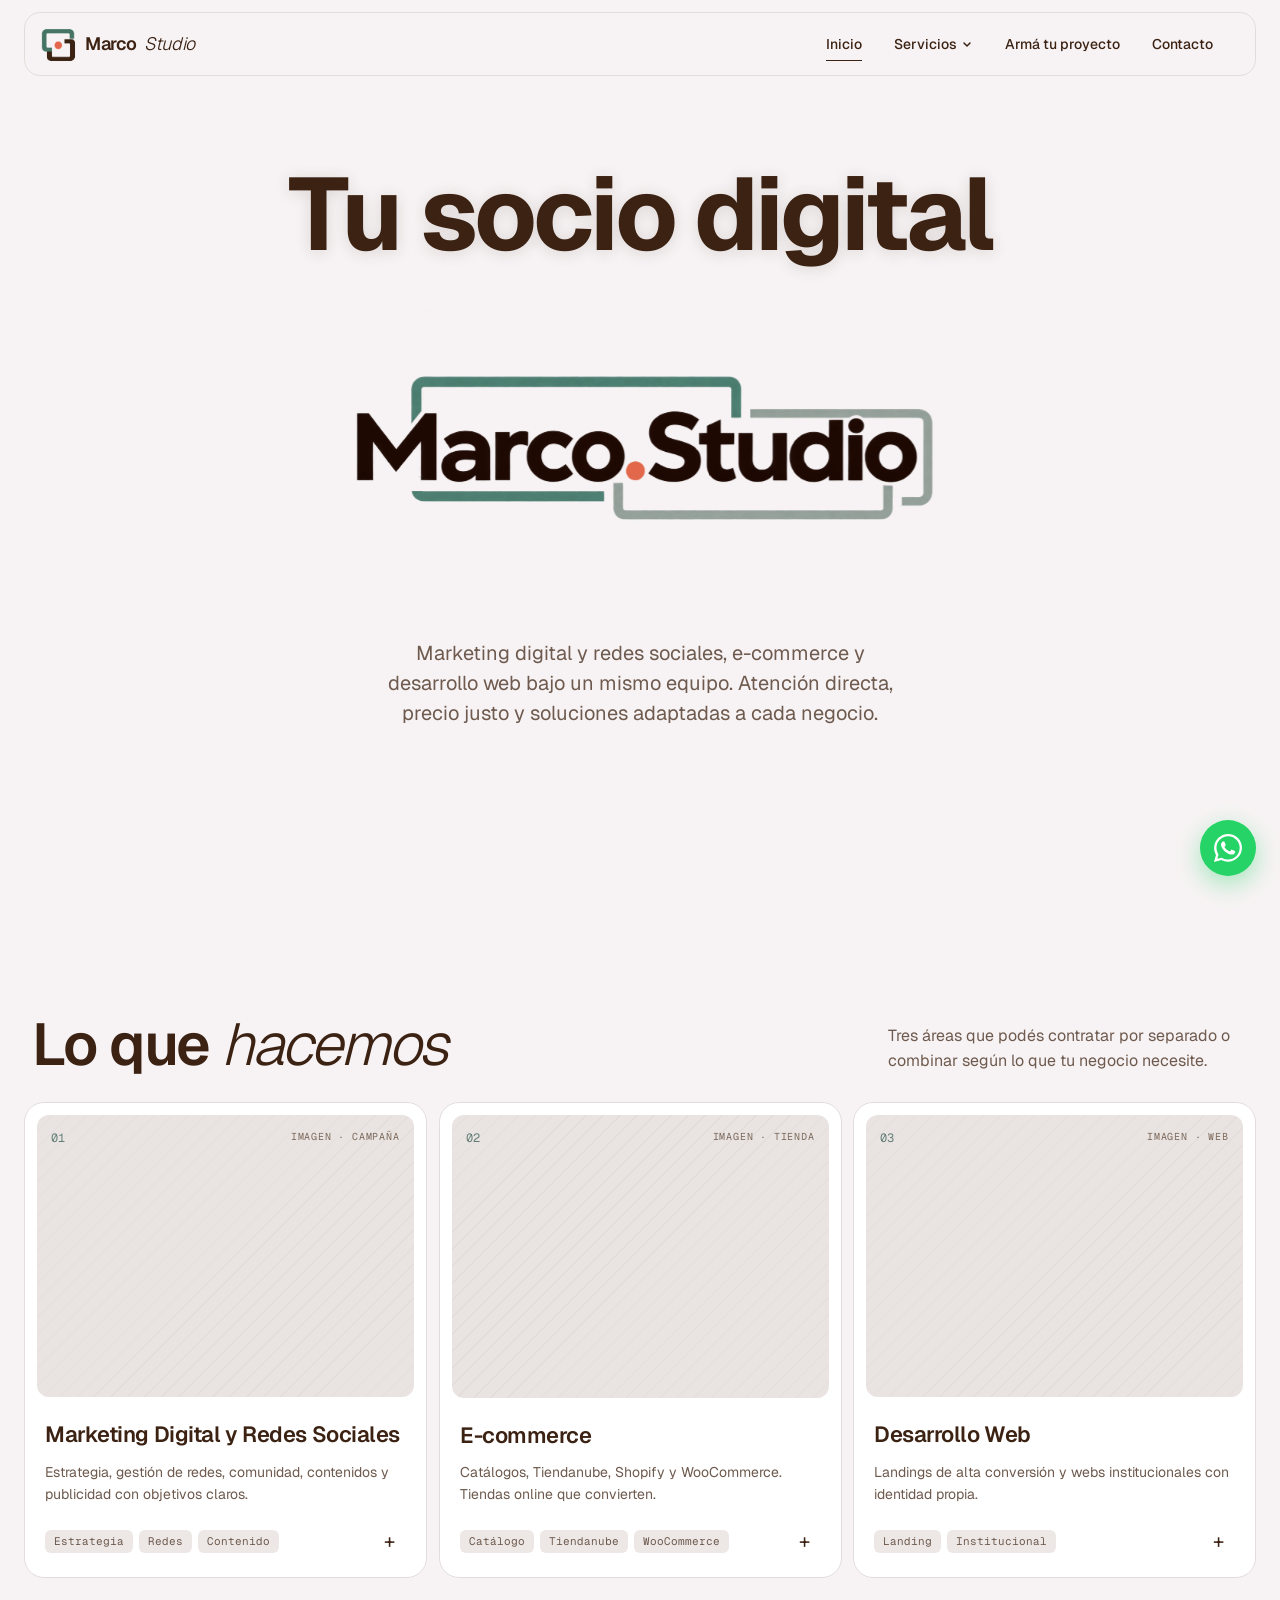
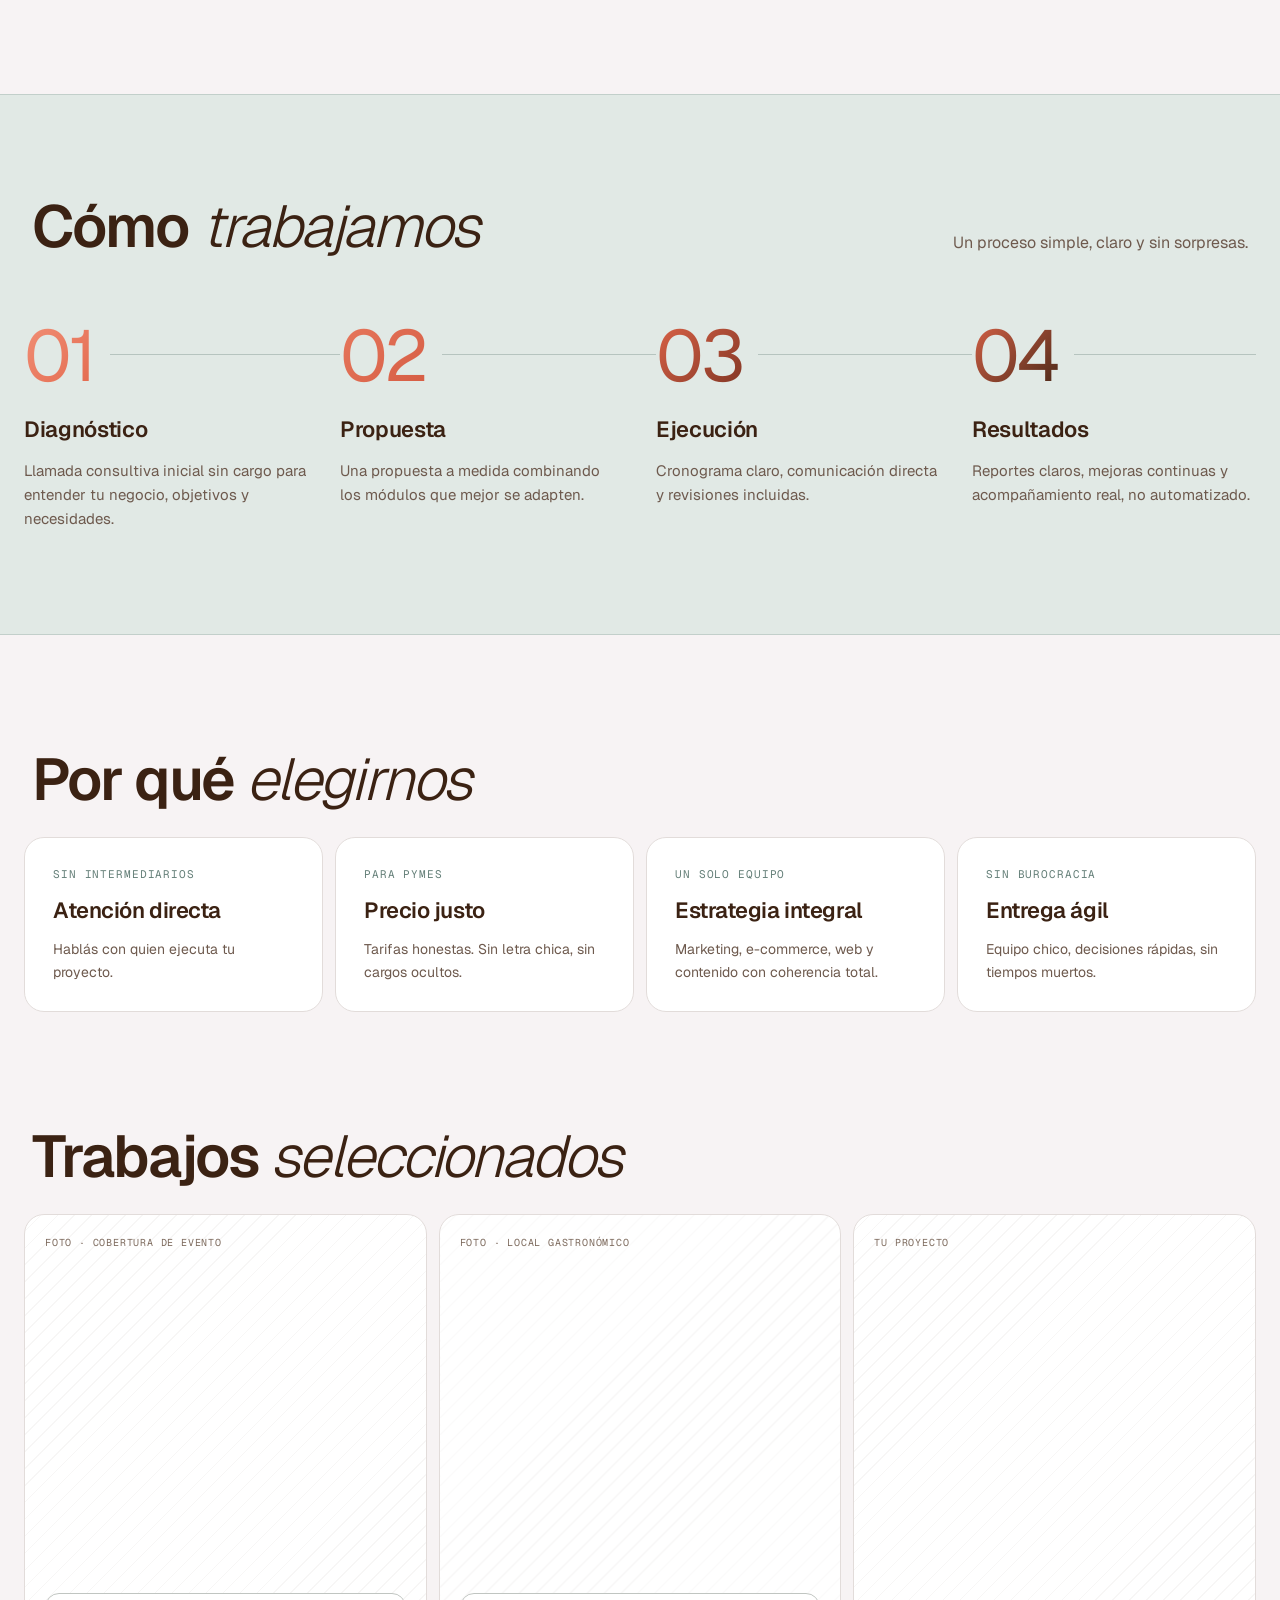
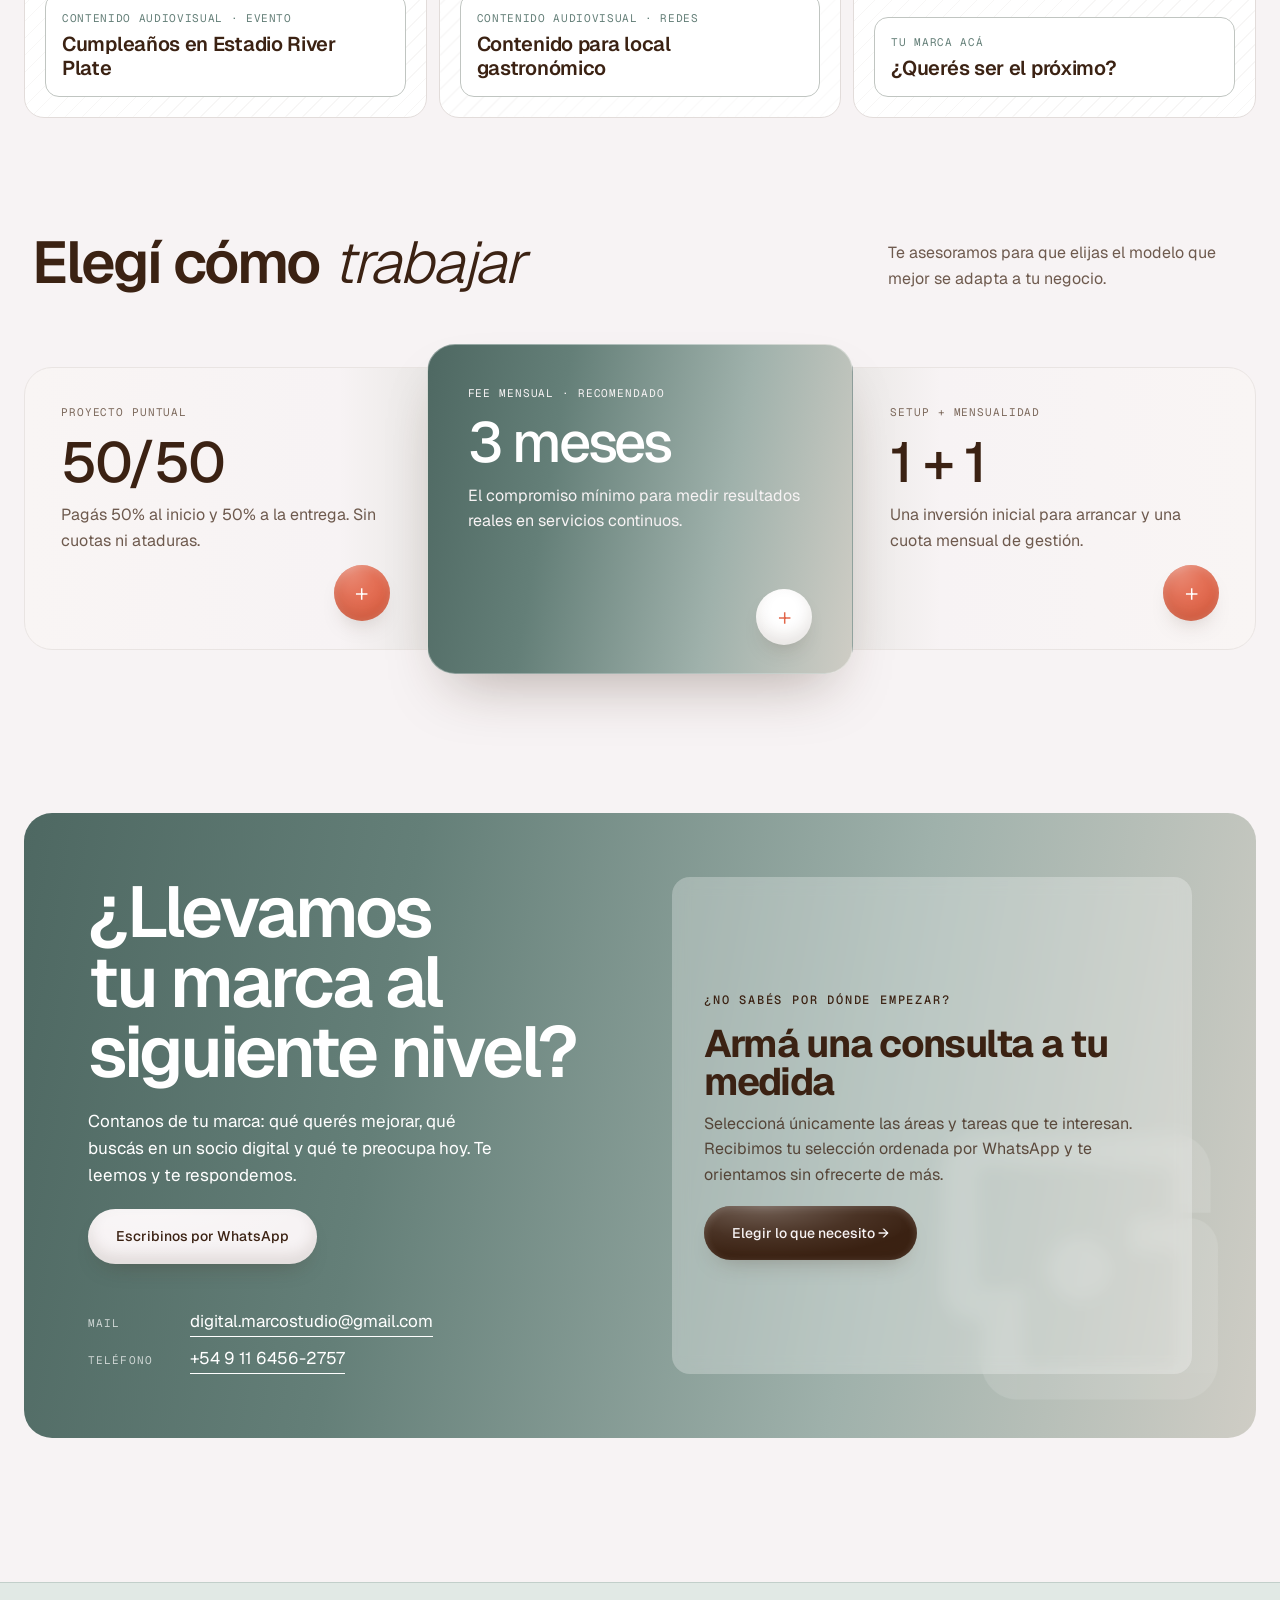
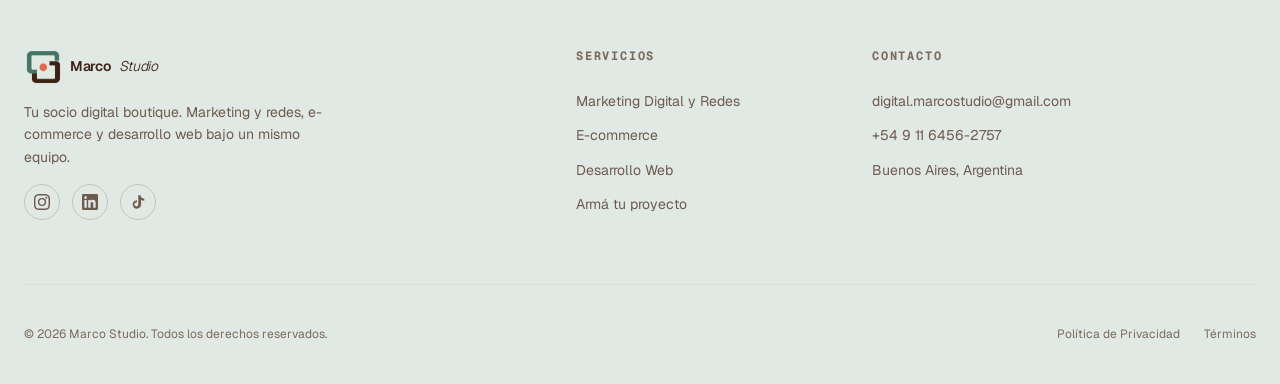
<file: index.html>
<!DOCTYPE html>
<html lang="es">
<head>
  <meta charset="UTF-8">
  <meta name="viewport" content="width=device-width, initial-scale=1.0">
  <meta name="description" content="Marco Studio — Agencia digital boutique. Marketing digital y redes sociales, e-commerce y desarrollo web para PyMEs argentinas.">
  <title>Marco Studio — Tu socio digital estratégico</title>

  <link rel="preconnect" href="https://fonts.googleapis.com">
  <link rel="preconnect" href="https://fonts.gstatic.com" crossorigin>
  <link href="https://fonts.googleapis.com/css2?family=Geist:ital,wght@0,400;0,500;0,600;0,700;1,300&family=Geist+Mono:wght@400;500&family=DM+Sans:wght@400;500;700&display=swap" rel="stylesheet">

  <link rel="preload" as="image" href="images/Logos/marco-studio.png">
  <script>
    /* Presentación de inicio: se marca antes del primer pintado (sin parpadeo) y se
       libera sola a los 10 s por si el script principal no llegara a correr. */
    (function () {
      var r = document.documentElement;
      r.classList.add('is-intro');
      setTimeout(function () { r.classList.remove('is-intro'); }, 10000);
    })();
  </script>
  <link rel="stylesheet" href="css/style.css">
  <link rel="stylesheet" href="css/home.css">
</head>
<body>

  <!-- PRESENTACIÓN DE INICIO -->
  <div class="intro" id="intro" aria-hidden="true">
    <img class="intro__logo" src="images/Logos/marco-studio.png" alt="" width="1672" height="941">
    <span class="intro__bar"><span></span></span>
  </div>

  <!-- HEADER -->
  <header class="site-header">
    <div class="site-header__inner">
      <a href="index.html" class="logo">
        <span class="logo__mark"></span>
        Marco<em style="font-style: italic; font-weight: 300;">Studio</em>
      </a>

      <nav class="nav">
        <ul class="nav__list">
          <li><a href="index.html" class="nav__link is-active">Inicio</a></li>
          <li class="nav__dropdown">
            <button class="nav__dropdown-trigger">
              Servicios
              <svg viewBox="0 0 12 12" fill="none"><path d="M3 5l3 3 3-3" stroke="currentColor" stroke-width="1.5" stroke-linecap="round" stroke-linejoin="round"/></svg>
            </button>
            <div class="nav__dropdown-menu">
              <a href="#servicio-marketing" class="nav__dropdown-link">
                <strong>Marketing Digital y Redes</strong>
                <small>Estrategia, gestión y contenidos</small>
              </a>
              <a href="#servicio-ecommerce" class="nav__dropdown-link">
                <strong>E-commerce</strong>
                <small>Tiendas online que convierten</small>
              </a>
              <a href="#servicio-desarrollo" class="nav__dropdown-link">
                <strong>Desarrollo Web</strong>
                <small>Landings y webs institucionales</small>
              </a>
            </div>
          </li>
          <li><a href="arma-tu-proyecto.html" class="nav__link">Armá tu proyecto</a></li>
          <li><a href="#contacto" class="nav__link">Contacto</a></li>
        </ul>
      </nav>

      <button class="hamburger" aria-label="Menu">
        <span></span>
        <span></span>
        <span></span>
      </button>
    </div>
  </header>

  <!-- MOBILE MENU -->
  <div class="mobile-menu">
    <ul class="mobile-menu__list">
      <li><a href="index.html" class="mobile-menu__link">Inicio</a></li>
      <li>
        <span class="mobile-menu__link">Servicios</span>
        <div class="mobile-menu__submenu">
          <a href="#servicio-marketing">Marketing Digital y Redes</a>
          <a href="#servicio-ecommerce">E-commerce</a>
          <a href="#servicio-desarrollo">Desarrollo Web</a>
        </div>
      </li>
      <li><a href="arma-tu-proyecto.html" class="mobile-menu__link">Armá tu proyecto</a></li>
      <li><a href="#contacto" class="mobile-menu__link">Contacto</a></li>
    </ul>
  </div>

  <main>

    <!-- HERO -->
    <section class="hero">
      <div class="container hero__inner">
        <h1 class="display hero__title reveal" style="transition-delay: 0.1s;">
          Tu socio digital
        </h1>
        <!-- Reserva el lugar del logo entre el título y el texto -->
        <div class="hero-mark-space" aria-hidden="true"></div>
        <!-- Marca traslúcida: queda fija detrás de la web y se desvanece al pasar "Lo que hacemos" -->
        <div class="hero-mark" id="hero-mark" aria-hidden="true">
          <img class="hero-mark__img" src="images/Logos/marco-studio.png" alt="" width="1672" height="941">
        </div>
        <p class="hero__subtitle reveal" style="transition-delay: 0.2s;">
          Marketing digital y redes sociales, e-commerce y desarrollo web bajo un mismo equipo. Atención directa, precio justo y soluciones adaptadas a cada negocio.
        </p>
      </div>
    </section>

    <!-- SERVICIOS -->
    <section id="servicios" class="home-section" style="padding-bottom: 0;">
      <div class="container">
        <div class="home-head reveal">
          <h2 class="home-head__title">Lo que <em>hacemos</em></h2>
          <p class="home-head__sub">Tres áreas que podés contratar por separado o combinar según lo que tu negocio necesite.</p>
        </div>
        <div class="services-grid">
          <article id="servicio-marketing" class="service-card reveal" data-service="marketing" style="transition-delay: 0s;">
            <div class="service-card__main">
              <div class="service-card__media"><span>01</span><span style="color: var(--color-muted-2); font-size: 0.625rem; letter-spacing: 0.08em; text-transform: uppercase;">Imagen · campaña</span></div>
              <div class="service-card__body">
                <h3 class="service-card__title"><button type="button" class="service-card__trigger" aria-expanded="false" aria-controls="detalle-marketing">Marketing Digital y Redes Sociales</button></h3>
                <p class="service-card__desc">Estrategia, gestión de redes, comunidad, contenidos y publicidad con objetivos claros.</p>
              </div>
              <div class="service-card__foot">
                <div class="service-card__mods"><span>Estrategia</span><span>Redes</span><span>Contenido</span></div>
                <button type="button" class="service-card__arrow" aria-label="Cerrar" aria-hidden="true" tabindex="-1"><span>+</span></button>
              </div>
            </div>
            <div class="service-card__detail" id="detalle-marketing" role="region" aria-label="Marketing Digital y Redes Sociales" inert>
              <div class="detail">
                <div class="detail__block detail__block--lead">
                  <span class="detail__kicker">Problemas que escuchamos</span>
                  <h4 class="detail__heading">Qué <em>resolvemos</em></h4>
                  <div class="problems">
              <div class="problem d-item" style="--i: 1">
                <p class="problem__q">"No tengo tiempo de manejar mis redes."</p>
                <p class="problem__a">Nos hacemos cargo de la planificación, publicación y gestión de la comunidad, mientras vos seguís enfocado en tu negocio.</p>
              </div>
              <div class="problem d-item" style="--i: 2">
                <p class="problem__q">"Publico pero no veo resultados."</p>
                <p class="problem__a">Diseñamos una estrategia con objetivos claros y medibles, no solo contenido por publicar.</p>
              </div>
              <div class="problem d-item" style="--i: 3">
                <p class="problem__q">"No sé cómo hacer ads que conviertan."</p>
                <p class="problem__a">Configuramos campañas con tracking real para que sepas exactamente qué te trae cada peso invertido.</p>
              </div>
              <div class="problem d-item" style="--i: 4">
                <p class="problem__q">"No sé qué contenido crear para mi marca."</p>
                <p class="problem__a">Planificamos las ideas y realizamos contenido audiovisual adaptado a redes, web y e-commerce.</p>
              </div>
                  </div>
                </div>
          <div class="detail__block">
            <span class="detail__kicker">Cómo lo hacemos</span>
            <h4 class="detail__heading">Nuestra <em>metodología</em></h4>
            <ol class="steps">
              <li class="step d-item" style="--i: 5">
                <span class="step__num">01 / Análisis</span>
                <h5 class="step__title">Marca y competencia</h5>
                <p class="step__desc">Auditamos tu presencia digital actual, identificamos oportunidades y analizamos a tu competencia directa.</p>
              </li>
              <li class="step d-item" style="--i: 6">
                <span class="step__num">02 / Plan</span>
                <h5 class="step__title">Estrategia de contenidos</h5>
                <p class="step__desc">Calendario editorial, líneas de contenido y plan de ads alineados a tus objetivos comerciales.</p>
              </li>
              <li class="step d-item" style="--i: 7">
                <span class="step__num">03 / Acción</span>
                <h5 class="step__title">Creación y publicación</h5>
                <p class="step__desc">Ejecutamos día a día: diseño, copy, realización de contenido audiovisual, edición, publicación y gestión integral.</p>
              </li>
              <li class="step d-item" style="--i: 8">
                <span class="step__num">04 / Medición</span>
                <h5 class="step__title">Análisis y optimización</h5>
                <p class="step__desc">Reportes claros con métricas reales, no números de vanidad. Iteramos lo que funciona y descartamos lo que no.</p>
              </li>
            </ol>
          </div>
                <div class="detail__cta d-item" style="--i: 10">
                  <div>
                    <h4 class="detail__cta-title">¿Querés escalar tu <em>marca digital</em>?</h4>
                    <p class="detail__cta-sub">Contanos de tu marca: qué querés mejorar, qué no te está funcionando y hacia dónde querés llegar. Nosotros escuchamos y te proponemos el camino.</p>
                  </div>
                  <div class="detail__cta-btns">
                    <a href="#contacto-card" class="btn btn--primary">Hablemos de tu marca →</a>
                  </div>
                </div>
              </div>
            </div>
          </article>
          <article id="servicio-ecommerce" class="service-card reveal" data-service="ecommerce" style="transition-delay: 0.1s;">
            <div class="service-card__main">
              <div class="service-card__media"><span>02</span><span style="color: var(--color-muted-2); font-size: 0.625rem; letter-spacing: 0.08em; text-transform: uppercase;">Imagen · tienda</span></div>
              <div class="service-card__body">
                <h3 class="service-card__title"><button type="button" class="service-card__trigger" aria-expanded="false" aria-controls="detalle-ecommerce">E-commerce</button></h3>
                <p class="service-card__desc">Catálogos, Tiendanube, Shopify y WooCommerce. Tiendas online que convierten.</p>
              </div>
              <div class="service-card__foot">
                <div class="service-card__mods"><span>Catálogo</span><span>Tiendanube</span><span>WooCommerce</span></div>
                <button type="button" class="service-card__arrow" aria-label="Cerrar" aria-hidden="true" tabindex="-1"><span>+</span></button>
              </div>
            </div>
            <div class="service-card__detail" id="detalle-ecommerce" role="region" aria-label="E-commerce" inert>
              <div class="detail">
                <div class="detail__block detail__block--lead">
                  <span class="detail__kicker">Problemas que escuchamos</span>
                  <h4 class="detail__heading">Qué <em>resolvemos</em></h4>
                  <div class="problems">
              <div class="problem d-item" style="--i: 1">
                <p class="problem__q">"Quiero vender online pero no sé por dónde empezar."</p>
                <p class="problem__a">Te asesoramos para elegir la plataforma correcta y nos hacemos cargo de toda la implementación.</p>
              </div>
              <div class="problem d-item" style="--i: 2">
                <p class="problem__q">"Mi tienda actual no convierte."</p>
                <p class="problem__a">Auditamos checkout, fichas de producto y velocidad. Optimizamos para que más visitas terminen en venta.</p>
              </div>
              <div class="problem d-item" style="--i: 3">
                <p class="problem__q">"No quiero pagar comisiones por venta."</p>
                <p class="problem__a">Te armamos tu propia tienda en WooCommerce: 100% tuya, sin comisiones de plataforma.</p>
              </div>
              <div class="problem d-item" style="--i: 4">
                <p class="problem__q">"Necesito integrar pagos y envíos."</p>
                <p class="problem__a">Mercado Pago, MODO, Andreani, OCA, Mercado Envíos. Configuramos todo y lo dejamos funcionando.</p>
              </div>
                  </div>
                </div>
          <div class="detail__block">
            <span class="detail__kicker">Cómo lo hacemos</span>
            <h4 class="detail__heading">Nuestra <em>metodología</em></h4>
            <ol class="steps">
              <li class="step d-item" style="--i: 5">
                <span class="step__num">01 / Análisis</span>
                <h5 class="step__title">Producto y mercado</h5>
                <p class="step__desc">Estudiamos tu catálogo, volumen, logística y tipo de cliente para definir la solución correcta.</p>
              </li>
              <li class="step d-item" style="--i: 6">
                <span class="step__num">02 / Elección</span>
                <h5 class="step__title">Plataforma adecuada</h5>
                <p class="step__desc">No vendemos la misma solución a todos. Recomendamos la plataforma que mejor se adapta a tu negocio.</p>
              </li>
              <li class="step d-item" style="--i: 7">
                <span class="step__num">03 / Setup</span>
                <h5 class="step__title">Implementación técnica</h5>
                <p class="step__desc">Carga de productos, configuración de pagos y envíos, integraciones, diseño a medida.</p>
              </li>
              <li class="step d-item" style="--i: 8">
                <span class="step__num">04 / Entrega</span>
                <h5 class="step__title">Capacitación + soporte</h5>
                <p class="step__desc">Te enseñamos a gestionar tu tienda y te acompañamos los primeros meses.</p>
              </li>
            </ol>
          </div>
                <div class="detail__cta d-item" style="--i: 10">
                  <div>
                    <h4 class="detail__cta-title">¿Listos para <em>vender online</em>?</h4>
                    <p class="detail__cta-sub">Contanos qué vendés, cómo vendés hoy y qué te frena. Con eso te ayudamos a elegir la plataforma y el camino para crecer.</p>
                  </div>
                  <div class="detail__cta-btns">
                    <a href="#contacto-card" class="btn btn--primary">Quiero vender online →</a>
                  </div>
                </div>
              </div>
            </div>
          </article>
          <article id="servicio-desarrollo" class="service-card reveal" data-service="desarrollo" style="transition-delay: 0.2s;">
            <div class="service-card__main">
              <div class="service-card__media"><span>03</span><span style="color: var(--color-muted-2); font-size: 0.625rem; letter-spacing: 0.08em; text-transform: uppercase;">Imagen · web</span></div>
              <div class="service-card__body">
                <h3 class="service-card__title"><button type="button" class="service-card__trigger" aria-expanded="false" aria-controls="detalle-desarrollo">Desarrollo Web</button></h3>
                <p class="service-card__desc">Landings de alta conversión y webs institucionales con identidad propia.</p>
              </div>
              <div class="service-card__foot">
                <div class="service-card__mods"><span>Landing</span><span>Institucional</span></div>
                <button type="button" class="service-card__arrow" aria-label="Cerrar" aria-hidden="true" tabindex="-1"><span>+</span></button>
              </div>
            </div>
            <div class="service-card__detail" id="detalle-desarrollo" role="region" aria-label="Desarrollo Web" inert>
              <div class="detail">
                <div class="detail__block detail__block--lead">
                  <span class="detail__kicker">Problemas que escuchamos</span>
                  <h4 class="detail__heading">Qué <em>resolvemos</em></h4>
                  <div class="problems">
              <div class="problem d-item" style="--i: 1">
                <p class="problem__q">"Mi web actual no representa mi negocio."</p>
                <p class="problem__a">Diseñamos a medida, con identidad propia. Tu web debería ser una embajadora de tu marca, no un trámite.</p>
              </div>
              <div class="problem d-item" style="--i: 2">
                <p class="problem__q">"Necesito una landing para mi campaña."</p>
                <p class="problem__a">Landings de alta conversión, listas en 5-7 días, con tracking integrado para medir cada visita y cada conversión.</p>
              </div>
              <div class="problem d-item" style="--i: 3">
                <p class="problem__q">"Mi sitio carga muy lento."</p>
                <p class="problem__a">Optimizamos velocidad, imágenes y código. Google premia los sitios rápidos y los usuarios también.</p>
              </div>
              <div class="problem d-item" style="--i: 4">
                <p class="problem__q">"Quiero algo profesional para mi empresa."</p>
                <p class="problem__a">Webs institucionales completas con autogestión, blog y todo lo que necesitás para crecer.</p>
              </div>
                  </div>
                </div>
          <div class="detail__block">
            <span class="detail__kicker">Cómo lo hacemos</span>
            <h4 class="detail__heading">Nuestra <em>metodología</em></h4>
            <ol class="steps">
              <li class="step d-item" style="--i: 5">
                <span class="step__num">01 / Brief</span>
                <h5 class="step__title">Arquitectura de información</h5>
                <p class="step__desc">Definimos objetivos, audiencia y estructura. Cada página tiene una intención clara.</p>
              </li>
              <li class="step d-item" style="--i: 6">
                <span class="step__num">02 / Diseño</span>
                <h5 class="step__title">Mockup en Figma</h5>
                <p class="step__desc">Diseño visual completo antes de tocar código. Aprobás cada pantalla antes de desarrollar.</p>
              </li>
              <li class="step d-item" style="--i: 7">
                <span class="step__num">03 / Código</span>
                <h5 class="step__title">Desarrollo + optimización</h5>
                <p class="step__desc">Código limpio, optimizado en velocidad, SEO on-page y accesibilidad básica.</p>
              </li>
              <li class="step d-item" style="--i: 8">
                <span class="step__num">04 / Launch</span>
                <h5 class="step__title">Lanzamiento + soporte</h5>
                <p class="step__desc">Subida a hosting, configuración de dominio, capacitación y soporte primer mes.</p>
              </li>
            </ol>
          </div>
                <div class="detail__cta d-item" style="--i: 10">
                  <div>
                    <h4 class="detail__cta-title">¿Listos para tener una web <em>que enamore</em>?</h4>
                    <p class="detail__cta-sub">Contanos qué necesita tu negocio de su web: qué querés comunicar, a quién y qué buscás lograr. Nosotros lo hacemos realidad.</p>
                  </div>
                  <div class="detail__cta-btns">
                    <a href="#contacto-card" class="btn btn--primary">Quiero mi web →</a>
                  </div>
                </div>
              </div>
            </div>
          </article>
        </div>
      </div>
    </section>

    <!-- PROCESO -->
    <section id="proceso" class="process">
      <div class="container">
        <div class="home-head reveal" style="margin-bottom: clamp(2.5rem, 5vw, 4rem);">
          <h2 class="home-head__title">Cómo <em>trabajamos</em></h2>
          <p class="home-head__sub">Un proceso simple, claro y sin sorpresas.</p>
        </div>
        <div class="process__grid">
          <div class="process__step reveal" style="transition-delay: 0s;">
            <span class="process__num"><span>01</span></span>
            <h3>Diagnóstico</h3>
            <p>Llamada consultiva inicial sin cargo para entender tu negocio, objetivos y necesidades.</p>
          </div>
          <div class="process__step reveal" style="transition-delay: 0.1s;">
            <span class="process__num"><span>02</span></span>
            <h3>Propuesta</h3>
            <p>Una propuesta a medida combinando los módulos que mejor se adapten.</p>
          </div>
          <div class="process__step reveal" style="transition-delay: 0.2s;">
            <span class="process__num"><span>03</span></span>
            <h3>Ejecución</h3>
            <p>Cronograma claro, comunicación directa y revisiones incluidas.</p>
          </div>
          <div class="process__step reveal" style="transition-delay: 0.30000000000000004s;">
            <span class="process__num"><span>04</span></span>
            <h3>Resultados</h3>
            <p>Reportes claros, mejoras continuas y acompañamiento real, no automatizado.</p>
          </div>
        </div>
      </div>
    </section>

    <!-- POR QUÉ -->
    <section class="home-section" style="padding-bottom: 0;">
      <div class="container">
        <div class="home-head reveal">
          <h2 class="home-head__title">Por qué <em>elegirnos</em></h2>
        </div>
        <div class="why-grid">
          <div class="why-card reveal" style="transition-delay: 0s;">
            <span class="why-card__kicker">Sin intermediarios</span>
            <h3>Atención directa</h3>
            <p>Hablás con quien ejecuta tu proyecto.</p>
          </div>
          <div class="why-card reveal" style="transition-delay: 0.1s;">
            <span class="why-card__kicker">Para PyMEs</span>
            <h3>Precio justo</h3>
            <p>Tarifas honestas. Sin letra chica, sin cargos ocultos.</p>
          </div>
          <div class="why-card reveal" style="transition-delay: 0.2s;">
            <span class="why-card__kicker">Un solo equipo</span>
            <h3>Estrategia integral</h3>
            <p>Marketing, e-commerce, web y contenido con coherencia total.</p>
          </div>
          <div class="why-card reveal" style="transition-delay: 0.30000000000000004s;">
            <span class="why-card__kicker">Sin burocracia</span>
            <h3>Entrega ágil</h3>
            <p>Equipo chico, decisiones rápidas, sin tiempos muertos.</p>
          </div>
        </div>
      </div>
    </section>

    <!-- TRABAJOS -->
    <section id="trabajos" class="home-section" style="padding-bottom: 0;">
      <div class="container">
        <div class="home-head reveal">
          <h2 class="home-head__title">Trabajos <em>seleccionados</em></h2>
        </div>
        <div class="works-grid">
          <a href="#servicio-marketing" class="work-card reveal" style="transition-delay: 0s;">
            <span class="work-card__label">Foto · cobertura de evento</span>
            <div class="work-card__info">
              <span class="work-card__tag">Contenido audiovisual · Evento</span>
              <h3 class="work-card__title">Cumpleaños en Estadio River Plate</h3>
            </div>
          </a>
          <a href="#servicio-marketing" class="work-card reveal" style="transition-delay: 0.1s;">
            <span class="work-card__label">Foto · local gastronómico</span>
            <div class="work-card__info">
              <span class="work-card__tag">Contenido audiovisual · Redes</span>
              <h3 class="work-card__title">Contenido para local gastronómico</h3>
            </div>
          </a>
          <a href="#contacto" class="work-card reveal" style="transition-delay: 0.2s;">
            <span class="work-card__label">Tu proyecto</span>
            <div class="work-card__info">
              <span class="work-card__tag">Tu marca acá</span>
              <h3 class="work-card__title">¿Querés ser el próximo?</h3>
            </div>
          </a>
        </div>
      </div>
    </section>

    <!-- MODALIDADES -->
    <section id="modalidades" class="home-section" style="padding-bottom: 0;">
      <div class="container">
        <div class="home-head reveal">
          <h2 class="home-head__title">Elegí cómo <em>trabajar</em></h2>
          <p class="home-head__sub">Te asesoramos para que elijas el modelo que mejor se adapta a tu negocio.</p>
        </div>
        <div class="plans">
          <div class="plan reveal" style="transition-delay: 0s;">
            <span class="plan__kicker">Proyecto puntual</span>
            <span class="plan__big">50/50</span>
            <p class="plan__desc">Pagás 50% al inicio y 50% a la entrega. Sin cuotas ni ataduras.</p>
            <p class="plan__ideal"><strong>Ideal para:</strong> Landings · Webs · Tiendas · Contenido audiovisual</p>
            <button class="plan__toggle" aria-label="Ver más" aria-expanded="false">+</button>
          </div>
          <div class="plan plan--featured reveal" style="transition-delay: 0.1s;">
            <span class="plan__kicker">Fee mensual · Recomendado</span>
            <span class="plan__big">3 meses</span>
            <p class="plan__desc">El compromiso mínimo para medir resultados reales en servicios continuos.</p>
            <p class="plan__ideal"><strong>Ideal para:</strong> Gestión de redes · Ads · Contenido mensual</p>
            <button class="plan__toggle" aria-label="Ver más" aria-expanded="false">+</button>
          </div>
          <div class="plan reveal" style="transition-delay: 0.2s;">
            <span class="plan__kicker">Setup + mensualidad</span>
            <span class="plan__big">1 + 1</span>
            <p class="plan__desc">Una inversión inicial para arrancar y una cuota mensual de gestión.</p>
            <p class="plan__ideal"><strong>Ideal para:</strong> Tiendas online · Marketing integral</p>
            <button class="plan__toggle" aria-label="Ver más" aria-expanded="false">+</button>
          </div>
        </div>
      </div>
    </section>

    <!-- CONTACTO -->
    <section id="contacto" class="home-section">
      <div class="container">
        <div id="contacto-card" class="home-cta reveal">
          <div class="home-cta__text">
            <h2 class="home-cta__title">¿Llevamos tu marca al siguiente nivel?</h2>
            <p style="font-size: 1.0625rem; max-width: 420px;">Contanos de tu marca: qué querés mejorar, qué buscás en un socio digital y qué te preocupa hoy. Te leemos y te respondemos.</p>
            <div class="home-cta__btns">
              <a href="https://wa.me/5491164562757" target="_blank" class="btn btn--light">Escribinos por WhatsApp</a>
            </div>
            <ul class="home-cta__info">
              <li><span>Mail</span><a href="mailto:digital.marcostudio@gmail.com">digital.marcostudio@gmail.com</a></li>
              <li><span>Teléfono</span><a href="https://wa.me/5491164562757" target="_blank" rel="noopener">+54 9 11 6456-2757</a></li>
            </ul>
          </div>
          <div class="home-cta__form home-cta__selector">
            <span class="eyebrow">¿No sabés por dónde empezar?</span>
            <h3>Armá una consulta a tu medida</h3>
            <p>Seleccioná únicamente las áreas y tareas que te interesan. Recibimos tu selección ordenada por WhatsApp y te orientamos sin ofrecerte de más.</p>
            <a href="arma-tu-proyecto.html" class="btn btn--primary">Elegir lo que necesito →</a>
          </div>
        </div>
      </div>
    </section>

  </main>

  <!-- FOOTER -->
  <footer class="site-footer">
    <div class="container">
      <div class="footer-grid">
        <div class="footer-col footer-brand">
          <a href="index.html" class="logo">
            <span class="logo__mark"></span>
            Marco<em style="font-style: italic; font-weight: 300;">Studio</em>
          </a>
          <p>Tu socio digital boutique. Marketing y redes, e-commerce y desarrollo web bajo un mismo equipo.</p>
          <div class="social-links">
            <a href="#" aria-label="Instagram"><svg width="16" height="16" viewBox="0 0 24 24" fill="currentColor"><path d="M12 2.2c3.2 0 3.6 0 4.85.07 1.17.05 1.8.25 2.23.41.56.22.96.48 1.38.9.42.42.68.82.9 1.38.16.42.36 1.06.41 2.23.06 1.27.07 1.65.07 4.85s0 3.6-.07 4.85c-.05 1.17-.25 1.8-.41 2.23-.22.56-.48.96-.9 1.38-.42.42-.82.68-1.38.9-.42.16-1.06.36-2.23.41-1.27.06-1.65.07-4.85.07s-3.6 0-4.85-.07c-1.17-.05-1.8-.25-2.23-.41a3.7 3.7 0 01-1.38-.9 3.7 3.7 0 01-.9-1.38c-.16-.42-.36-1.06-.41-2.23-.06-1.27-.07-1.65-.07-4.85s0-3.6.07-4.85c.05-1.17.25-1.8.41-2.23.22-.56.48-.96.9-1.38.42-.42.82-.68 1.38-.9.42-.16 1.06-.36 2.23-.41C8.4 2.2 8.8 2.2 12 2.2zM12 0C8.74 0 8.33 0 7.05.07 5.78.13 4.9.33 4.14.63a5.86 5.86 0 00-2.13 1.38A5.86 5.86 0 00.63 4.14C.33 4.9.13 5.78.07 7.05.01 8.33 0 8.74 0 12s.01 3.67.07 4.95c.06 1.27.26 2.15.56 2.91.31.79.73 1.46 1.38 2.13a5.86 5.86 0 002.13 1.38c.76.3 1.64.5 2.91.56C8.33 23.99 8.74 24 12 24s3.67-.01 4.95-.07c1.27-.06 2.15-.26 2.91-.56a5.86 5.86 0 002.13-1.38 5.86 5.86 0 001.38-2.13c.3-.76.5-1.64.56-2.91.06-1.28.07-1.69.07-4.95s-.01-3.67-.07-4.95c-.06-1.27-.26-2.15-.56-2.91a5.86 5.86 0 00-1.38-2.13A5.86 5.86 0 0019.86.63c-.76-.3-1.64-.5-2.91-.56C15.67.01 15.26 0 12 0zm0 5.84a6.16 6.16 0 100 12.32 6.16 6.16 0 000-12.32zM12 16a4 4 0 110-8 4 4 0 010 8zm6.4-11.85a1.44 1.44 0 100 2.88 1.44 1.44 0 000-2.88z"/></svg></a>
            <a href="#" aria-label="LinkedIn"><svg width="16" height="16" viewBox="0 0 24 24" fill="currentColor"><path d="M20.45 20.45h-3.55v-5.56c0-1.33-.02-3.03-1.85-3.03-1.85 0-2.13 1.45-2.13 2.94v5.66H9.36V9h3.41v1.56h.05c.48-.9 1.64-1.85 3.37-1.85 3.6 0 4.27 2.37 4.27 5.46v6.28zM5.34 7.43a2.06 2.06 0 110-4.13 2.06 2.06 0 010 4.13zM7.12 20.45H3.56V9h3.56v11.45zM22.22 0H1.77C.79 0 0 .77 0 1.72v20.56C0 23.23.8 24 1.77 24h20.45c.98 0 1.78-.77 1.78-1.72V1.72C24 .77 23.2 0 22.22 0z"/></svg></a>
            <a href="#" aria-label="TikTok"><svg width="16" height="16" viewBox="0 0 24 24" fill="currentColor"><path d="M19.59 6.69a4.83 4.83 0 01-3.77-4.25V2h-3.45v13.67a2.89 2.89 0 01-5.2 1.74 2.89 2.89 0 012.31-4.64 2.93 2.93 0 01.88.13V9.4a6.84 6.84 0 00-1-.05A6.33 6.33 0 005.8 20.1a6.34 6.34 0 0010.86-4.43v-7a8.16 8.16 0 004.77 1.52v-3.4a4.85 4.85 0 01-1.84-.1z"/></svg></a>
          </div>
        </div>

        <div class="footer-col">
          <h4>Servicios</h4>
          <ul>
            <li><a href="#servicio-marketing">Marketing Digital y Redes</a></li>
            <li><a href="#servicio-ecommerce">E-commerce</a></li>
            <li><a href="#servicio-desarrollo">Desarrollo Web</a></li>
            <li><a href="arma-tu-proyecto.html">Armá tu proyecto</a></li>
          </ul>
        </div>

        <div class="footer-col">
          <h4>Contacto</h4>
          <ul>
            <li><a href="mailto:digital.marcostudio@gmail.com">digital.marcostudio@gmail.com</a></li>
            <li><a href="https://wa.me/5491164562757">+54 9 11 6456-2757</a></li>
            <li>Buenos Aires, Argentina</li>
          </ul>
        </div>
      </div>

      <div class="footer-bottom">
        <span>© <span data-year>2026</span> Marco Studio. Todos los derechos reservados.</span>
        <div style="display: flex; gap: 1.5rem;">
          <a href="#">Política de Privacidad</a>
          <a href="#">Términos</a>
        </div>
      </div>
    </div>
  </footer>

  <!-- WhatsApp Float -->
  <a href="https://wa.me/5491164562757" class="wa-float" target="_blank" aria-label="WhatsApp">
    <svg width="28" height="28" viewBox="0 0 24 24" fill="white">
      <path d="M20.5 3.5A11.94 11.94 0 0012.04 0C5.46 0 .1 5.36.1 11.94c0 2.1.55 4.16 1.6 5.97L0 24l6.27-1.65a11.91 11.91 0 005.77 1.47h.01c6.58 0 11.94-5.36 11.94-11.94 0-3.19-1.24-6.19-3.49-8.38zm-8.46 18.36h-.01a9.9 9.9 0 01-5.05-1.38l-.36-.22-3.74.98 1-3.65-.24-.37a9.92 9.92 0 01-1.52-5.28c0-5.47 4.46-9.93 9.93-9.93 2.65 0 5.14 1.03 7.02 2.91a9.86 9.86 0 012.91 7.02c0 5.48-4.46 9.92-9.94 9.92zm5.45-7.43c-.3-.15-1.77-.87-2.04-.97-.27-.1-.47-.15-.67.15-.2.3-.77.97-.94 1.17-.17.2-.35.22-.65.07-.3-.15-1.26-.46-2.4-1.48-.89-.79-1.49-1.77-1.66-2.07-.17-.3-.02-.46.13-.61.13-.13.3-.35.45-.52.15-.17.2-.3.3-.5.1-.2.05-.37-.02-.52-.07-.15-.67-1.62-.92-2.21-.24-.58-.49-.5-.67-.51-.17-.01-.37-.01-.57-.01-.2 0-.52.07-.79.37-.27.3-1.04 1.01-1.04 2.48 0 1.46 1.07 2.88 1.21 3.08.15.2 2.1 3.21 5.09 4.5.71.31 1.26.49 1.7.63.71.23 1.36.19 1.87.12.57-.09 1.77-.72 2.02-1.42.25-.7.25-1.3.17-1.42-.07-.13-.27-.2-.57-.35z"/>
    </svg>
  </a>

  <script src="js/main.js"></script>
</body>
</html>
</file>
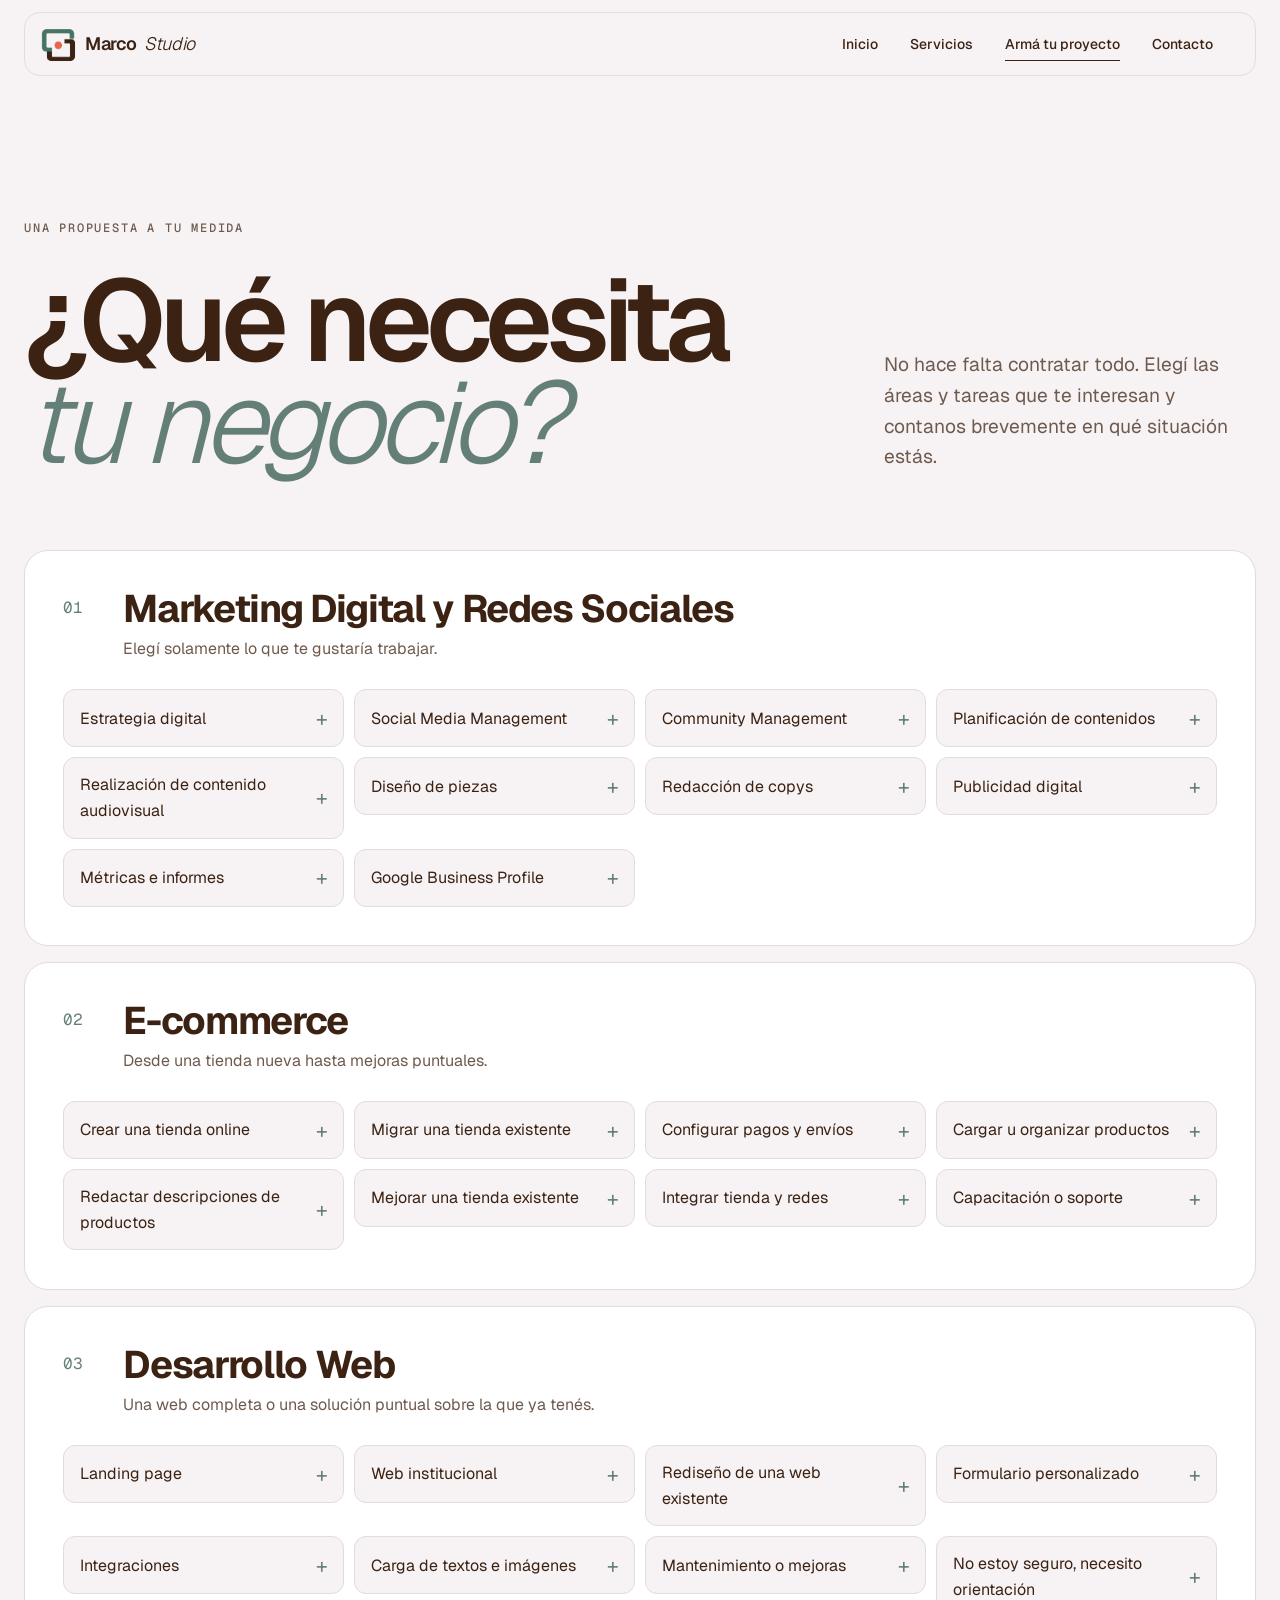
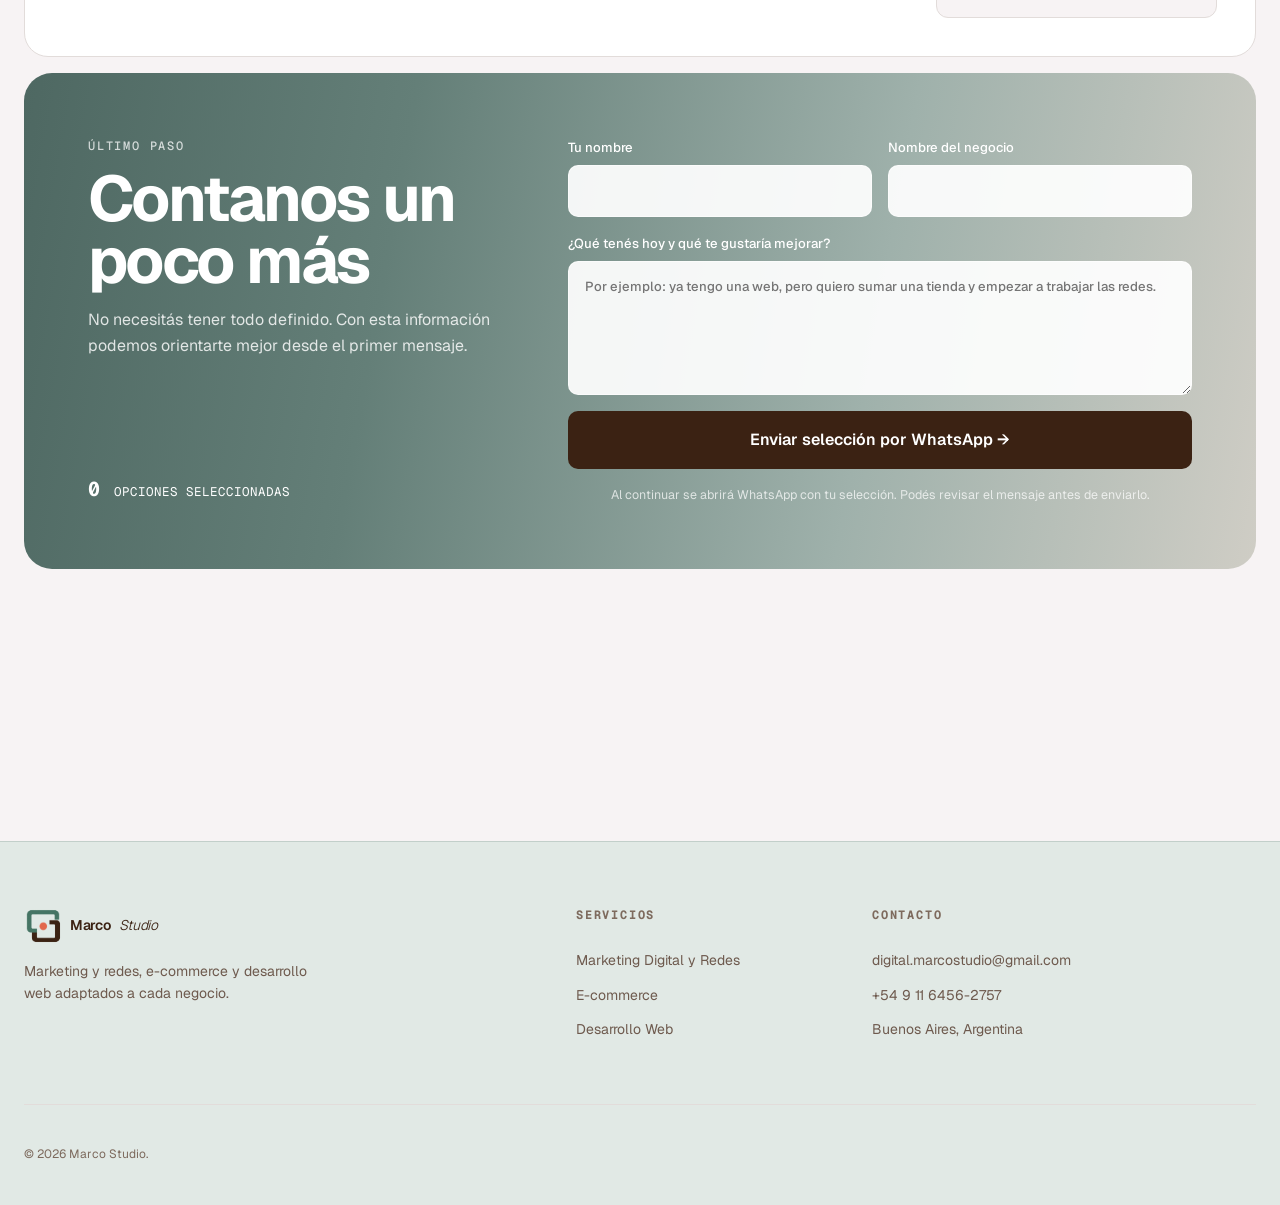
<file: arma-tu-proyecto.html>
<!DOCTYPE html>
<html lang="es">
<head>
  <meta charset="UTF-8">
  <meta name="viewport" content="width=device-width, initial-scale=1.0">
  <meta name="description" content="Seleccioná los servicios que necesita tu negocio y armá una consulta a medida para Marco Studio.">
  <title>Armá tu proyecto — Marco Studio</title>
  <link rel="preconnect" href="https://fonts.googleapis.com">
  <link rel="preconnect" href="https://fonts.gstatic.com" crossorigin>
  <link href="https://fonts.googleapis.com/css2?family=Geist:ital,wght@0,400;0,500;0,600;0,700;1,300&family=Geist+Mono:wght@400;500&family=DM+Sans:wght@400;500;700&display=swap" rel="stylesheet">
  <link rel="stylesheet" href="css/style.css">
  <link rel="stylesheet" href="css/project.css">
</head>
<body>
  <header class="site-header">
    <div class="site-header__inner">
      <a href="index.html" class="logo">
        <span class="logo__mark"></span>
        Marco<em style="font-style: italic; font-weight: 300;">Studio</em>
      </a>
      <nav class="nav">
        <ul class="nav__list">
          <li><a href="index.html" class="nav__link">Inicio</a></li>
          <li><a href="index.html#servicios" class="nav__link">Servicios</a></li>
          <li><a href="arma-tu-proyecto.html" class="nav__link is-active">Armá tu proyecto</a></li>
          <li><a href="index.html#contacto" class="nav__link">Contacto</a></li>
        </ul>
      </nav>
      <button class="hamburger" aria-label="Abrir menú" aria-expanded="false">
        <span></span><span></span><span></span>
      </button>
    </div>
  </header>

  <div class="mobile-menu">
    <ul class="mobile-menu__list">
      <li><a href="index.html" class="mobile-menu__link">Inicio</a></li>
      <li><a href="index.html#servicios" class="mobile-menu__link">Servicios</a></li>
      <li><a href="arma-tu-proyecto.html" class="mobile-menu__link">Armá tu proyecto</a></li>
      <li><a href="index.html#contacto" class="mobile-menu__link">Contacto</a></li>
    </ul>
  </div>

  <main class="project-page">
    <section class="project-hero">
      <div class="container project-hero__inner">
        <span class="eyebrow">Una propuesta a tu medida</span>
        <h1>¿Qué necesita<br><em>tu negocio?</em></h1>
        <p>No hace falta contratar todo. Elegí las áreas y tareas que te interesan y contanos brevemente en qué situación estás.</p>
      </div>
    </section>

    <form class="project-form" id="project-form">
      <div class="container">
        <div class="project-grid">
          <section class="project-area" aria-labelledby="area-marketing">
            <div class="project-area__head">
              <span>01</span>
              <div>
                <h2 id="area-marketing">Marketing Digital y Redes Sociales</h2>
                <p>Elegí solamente lo que te gustaría trabajar.</p>
              </div>
            </div>
            <div class="option-grid">
              <label class="service-option"><input type="checkbox" name="Marketing y redes" value="Estrategia digital"><span>Estrategia digital</span></label>
              <label class="service-option"><input type="checkbox" name="Marketing y redes" value="Social Media Management"><span>Social Media Management</span></label>
              <label class="service-option"><input type="checkbox" name="Marketing y redes" value="Community Management"><span>Community Management</span></label>
              <label class="service-option"><input type="checkbox" name="Marketing y redes" value="Planificación de contenidos"><span>Planificación de contenidos</span></label>
              <label class="service-option"><input type="checkbox" name="Marketing y redes" value="Realización de contenido audiovisual"><span>Realización de contenido audiovisual</span></label>
              <label class="service-option"><input type="checkbox" name="Marketing y redes" value="Diseño de piezas"><span>Diseño de piezas</span></label>
              <label class="service-option"><input type="checkbox" name="Marketing y redes" value="Redacción de copys"><span>Redacción de copys</span></label>
              <label class="service-option"><input type="checkbox" name="Marketing y redes" value="Publicidad digital"><span>Publicidad digital</span></label>
              <label class="service-option"><input type="checkbox" name="Marketing y redes" value="Métricas e informes"><span>Métricas e informes</span></label>
              <label class="service-option"><input type="checkbox" name="Marketing y redes" value="Google Business Profile"><span>Google Business Profile</span></label>
            </div>
          </section>

          <section class="project-area" aria-labelledby="area-ecommerce">
            <div class="project-area__head">
              <span>02</span>
              <div>
                <h2 id="area-ecommerce">E-commerce</h2>
                <p>Desde una tienda nueva hasta mejoras puntuales.</p>
              </div>
            </div>
            <div class="option-grid">
              <label class="service-option"><input type="checkbox" name="E-commerce" value="Crear una tienda online"><span>Crear una tienda online</span></label>
              <label class="service-option"><input type="checkbox" name="E-commerce" value="Migrar una tienda existente"><span>Migrar una tienda existente</span></label>
              <label class="service-option"><input type="checkbox" name="E-commerce" value="Configurar pagos y envíos"><span>Configurar pagos y envíos</span></label>
              <label class="service-option"><input type="checkbox" name="E-commerce" value="Cargar u organizar productos"><span>Cargar u organizar productos</span></label>
              <label class="service-option"><input type="checkbox" name="E-commerce" value="Redactar descripciones de productos"><span>Redactar descripciones de productos</span></label>
              <label class="service-option"><input type="checkbox" name="E-commerce" value="Mejorar una tienda existente"><span>Mejorar una tienda existente</span></label>
              <label class="service-option"><input type="checkbox" name="E-commerce" value="Integrar tienda y redes"><span>Integrar tienda y redes</span></label>
              <label class="service-option"><input type="checkbox" name="E-commerce" value="Capacitación o soporte"><span>Capacitación o soporte</span></label>
            </div>
          </section>

          <section class="project-area" aria-labelledby="area-web">
            <div class="project-area__head">
              <span>03</span>
              <div>
                <h2 id="area-web">Desarrollo Web</h2>
                <p>Una web completa o una solución puntual sobre la que ya tenés.</p>
              </div>
            </div>
            <div class="option-grid">
              <label class="service-option"><input type="checkbox" name="Desarrollo web" value="Landing page"><span>Landing page</span></label>
              <label class="service-option"><input type="checkbox" name="Desarrollo web" value="Web institucional"><span>Web institucional</span></label>
              <label class="service-option"><input type="checkbox" name="Desarrollo web" value="Rediseño de una web existente"><span>Rediseño de una web existente</span></label>
              <label class="service-option"><input type="checkbox" name="Desarrollo web" value="Formulario personalizado"><span>Formulario personalizado</span></label>
              <label class="service-option"><input type="checkbox" name="Desarrollo web" value="Integraciones"><span>Integraciones</span></label>
              <label class="service-option"><input type="checkbox" name="Desarrollo web" value="Carga de textos e imágenes"><span>Carga de textos e imágenes</span></label>
              <label class="service-option"><input type="checkbox" name="Desarrollo web" value="Mantenimiento o mejoras"><span>Mantenimiento o mejoras</span></label>
              <label class="service-option"><input type="checkbox" name="Desarrollo web" value="No estoy seguro, necesito orientación"><span>No estoy seguro, necesito orientación</span></label>
            </div>
          </section>
        </div>

        <section class="project-contact" aria-labelledby="project-contact-title">
          <div class="project-contact__intro">
            <span class="eyebrow">Último paso</span>
            <h2 id="project-contact-title">Contanos un poco más</h2>
            <p>No necesitás tener todo definido. Con esta información podemos orientarte mejor desde el primer mensaje.</p>
            <div class="selection-count" aria-live="polite"><strong id="selection-count">0</strong> opciones seleccionadas</div>
          </div>
          <div class="project-contact__fields">
            <label>Tu nombre<input type="text" name="nombre" autocomplete="name" required></label>
            <label>Nombre del negocio<input type="text" name="negocio" autocomplete="organization"></label>
            <label class="field-full">¿Qué tenés hoy y qué te gustaría mejorar?<textarea name="detalle" rows="5" placeholder="Por ejemplo: ya tengo una web, pero quiero sumar una tienda y empezar a trabajar las redes."></textarea></label>
            <p class="form-error field-full" id="form-error" role="alert" hidden>Elegí al menos una opción para continuar.</p>
            <button type="submit" class="project-submit field-full">Enviar selección por WhatsApp →</button>
            <p class="form-note field-full">Al continuar se abrirá WhatsApp con tu selección. Podés revisar el mensaje antes de enviarlo.</p>
          </div>
        </section>
      </div>
    </form>
  </main>

  <footer class="site-footer">
    <div class="container">
      <div class="footer-grid">
        <div class="footer-col footer-brand">
          <a href="index.html" class="logo"><span class="logo__mark"></span>Marco<em style="font-style: italic; font-weight: 300;">Studio</em></a>
          <p>Marketing y redes, e-commerce y desarrollo web adaptados a cada negocio.</p>
        </div>
        <div class="footer-col">
          <h4>Servicios</h4>
          <ul>
            <li><a href="index.html#servicio-marketing">Marketing Digital y Redes</a></li>
            <li><a href="index.html#servicio-ecommerce">E-commerce</a></li>
            <li><a href="index.html#servicio-desarrollo">Desarrollo Web</a></li>
          </ul>
        </div>
        <div class="footer-col">
          <h4>Contacto</h4>
          <ul>
            <li><a href="mailto:digital.marcostudio@gmail.com">digital.marcostudio@gmail.com</a></li>
            <li><a href="https://wa.me/5491164562757">+54 9 11 6456-2757</a></li>
            <li>Buenos Aires, Argentina</li>
          </ul>
        </div>
      </div>
      <div class="footer-bottom"><span>© <span data-year>2026</span> Marco Studio.</span></div>
    </div>
  </footer>

  <script src="js/main.js"></script>
  <script src="js/project.js"></script>
</body>
</html>
</file>
<file: css/style.css>
/* ============================================
   MARCO STUDIO — Sistema de diseño
   ============================================ */

/* ---------- TOKENS ---------- */
:root {
  /* Colores */
  --color-bg: #F7F3F4;
  --color-bg-alt: #EDE8E6;
  --color-surface: #FFFFFF;
  --color-placeholder: #E9E4E2;
  --color-brown: #3B2213;   /* marrón del logo (más de la mitad de la marca) */
  --color-ink: #3B2213;
  --color-ink-soft: #5A3B2A;
  --color-muted: #6E5A4E;   /* gris-marrón cálido */
  --color-muted-2: #7D6A5D;
  --color-line: #E2DCDA;
  --color-line-strong: #C0C5C1;
  --color-accent: #647F78;
  --color-accent-soft: #C9D6D2;
  --color-sage-soft: #E1E9E5;   /* salvia suave: sección Proceso y footer */
  --color-dark: #3B2213;
  --color-dark-soft: #4E6862;
  --color-mauve: #4E6862;
  --color-coral: #E2664A;   /* acento cálido (punto de los logos) */

  /* Degradés */
  --gradient-sage: linear-gradient(100deg, #4E6862 0%, #647F78 30%, #9FB1AB 68%, #CFCDC5 100%);
  --gradient-hover: linear-gradient(180deg, #FFFFFF 0%, #E4EBE8 55%, #C9D6D2 100%);

  /* Tipografías */
  --font-display: 'Geist', -apple-system, BlinkMacSystemFont, sans-serif;
  --font-body: 'Geist', -apple-system, BlinkMacSystemFont, sans-serif;
  --font-mono: 'Geist Mono', 'Courier New', monospace;

  /* Tamaños tipográficos */
  --fs-hero: clamp(3rem, 8vw, 6.5rem);
  --fs-h1: clamp(2.5rem, 5vw, 4rem);
  --fs-h2: clamp(2rem, 4vw, 3rem);
  --fs-h3: clamp(1.5rem, 2.5vw, 2rem);
  --fs-h4: 1.25rem;
  --fs-body: 1rem;
  --fs-small: 0.875rem;
  --fs-mini: 0.75rem;

  /* Espaciados */
  --space-xs: 0.5rem;
  --space-sm: 1rem;
  --space-md: 1.5rem;
  --space-lg: 2.5rem;
  --space-xl: 4rem;
  --space-2xl: 6rem;
  --space-3xl: 9rem;

  /* Layout */
  --max-width: 1280px;
  --gutter: 1.5rem;
  --radius-sm: 4px;
  --radius-md: 12px;
  --radius-lg: 24px;
  --radius-full: 999px;

  /* Otros */
  --transition: 0.4s cubic-bezier(0.16, 1, 0.3, 1);
  --transition-fast: 0.2s ease;
}

/* ---------- RESET ---------- */
*,
*::before,
*::after {
  box-sizing: border-box;
  margin: 0;
  padding: 0;
}

html {
  scroll-behavior: smooth;
  -webkit-font-smoothing: antialiased;
  -moz-osx-font-smoothing: grayscale;
}

body {
  font-family: var(--font-body);
  font-size: var(--fs-body);
  line-height: 1.6;
  color: var(--color-ink);
  background: var(--color-bg);
  overflow-x: hidden;
}

img,
video {
  max-width: 100%;
  display: block;
}

a {
  color: inherit;
  text-decoration: none;
  transition: color var(--transition-fast);
}

button {
  font-family: inherit;
  cursor: pointer;
  border: none;
  background: none;
  color: inherit;
}

ul,
ol {
  list-style: none;
}

/* ---------- TIPOGRAFÍA ---------- */
.display {
  font-family: var(--font-display);
  font-weight: 700;
  line-height: 1;
  letter-spacing: -0.02em;
}

.display-italic {
  font-family: var(--font-display);
  font-style: normal;
  font-weight: 700;
  letter-spacing: -0.02em;
}

.eyebrow {
  font-family: var(--font-mono);
  font-size: var(--fs-mini);
  text-transform: uppercase;
  letter-spacing: 0.15em;
  color: var(--color-muted);
  font-weight: 500;
}

.h1 { font-size: var(--fs-h1); }
.h2 { font-size: var(--fs-h2); }
.h3 { font-size: var(--fs-h3); }
.h4 { font-size: var(--fs-h4); }

/* ---------- CONTAINER ---------- */
.container {
  width: 100%;
  max-width: var(--max-width);
  margin: 0 auto;
  padding: 0 var(--gutter);
}

.container-wide {
  width: 100%;
  max-width: 1440px;
  margin: 0 auto;
  padding: 0 var(--gutter);
}

/* ---------- HEADER ---------- */
.site-header {
  position: fixed;
  top: 12px;
  left: 0;
  right: 0;
  z-index: 100;
  padding: 0 clamp(12px, 2vw, 24px);
}

.site-header__inner {
  display: flex;
  align-items: center;
  justify-content: space-between;
  gap: 1rem;
  height: 64px;
  max-width: var(--max-width);
  margin: 0 auto;
  padding: 0 10px 0 14px;
  background: rgba(247, 243, 244, 0.85);
  backdrop-filter: blur(14px);
  -webkit-backdrop-filter: blur(14px);
  border: 1px solid var(--color-line);
  border-radius: 16px;
  transition: background var(--transition), box-shadow var(--transition);
}

.site-header.is-scrolled .site-header__inner {
  background: rgba(247, 243, 244, 0.96);
  box-shadow: 0 8px 32px -12px rgba(59, 34, 19, 0.18);
}

.logo {
  font-family: var(--font-display);
  font-size: 1.125rem;
  font-weight: 600;
  white-space: nowrap;
  letter-spacing: -0.02em;
  display: flex;
  align-items: center;
  gap: 0.5rem;
}

.logo__mark {
  width: 38px;
  height: 38px;
  border-radius: 10px;
  background-image: url('../images/Logos/logo-marco-studio.png');
  background-size: 150%;
  background-repeat: no-repeat;
  background-position: center;
  display: inline-block;
  flex-shrink: 0;
}

.nav {
  display: flex;
  align-items: center;
  gap: 2rem;
  padding-right: 2rem;   /* separa los links del borde derecho de la barra */
}

.nav__list {
  display: flex;
  gap: 2rem;
  align-items: center;
}

.nav__link {
  font-size: var(--fs-small);
  font-weight: 500;
  position: relative;
  padding: 0.5rem 0;
}

.nav__link::after {
  content: '';
  position: absolute;
  bottom: 0;
  left: 0;
  width: 0;
  height: 1px;
  background: var(--color-dark);
  transition: width var(--transition);
}

.nav__link:hover::after,
.nav__link.is-active::after {
  width: 100%;
}

/* Dropdown */
.nav__dropdown {
  position: relative;
}

.nav__dropdown-trigger {
  display: flex;
  align-items: center;
  gap: 0.25rem;
  font-size: var(--fs-small);
  font-weight: 500;
  padding: 0.5rem 0;
}

.nav__dropdown-trigger svg {
  width: 12px;
  height: 12px;
  transition: transform var(--transition-fast);
}

.nav__dropdown:hover .nav__dropdown-trigger svg {
  transform: rotate(180deg);
}

.nav__dropdown-menu {
  position: absolute;
  top: 100%;
  left: -1rem;
  background: var(--color-surface);
  border: 1px solid var(--color-line);
  border-radius: var(--radius-md);
  padding: 0.75rem;
  min-width: 240px;
  opacity: 0;
  visibility: hidden;
  transform: translateY(-8px);
  transition: all var(--transition);
  box-shadow: 0 20px 60px -20px rgba(0, 0, 0, 0.15);
}

.nav__dropdown:hover .nav__dropdown-menu {
  opacity: 1;
  visibility: visible;
  transform: translateY(0);
}

.nav__dropdown-link {
  display: block;
  padding: 0.75rem 1rem;
  border-radius: var(--radius-sm);
  font-size: var(--fs-small);
  transition: background var(--transition-fast);
}

.nav__dropdown-link:hover {
  background: var(--color-bg-alt);
}

.nav__dropdown-link strong {
  display: block;
  font-weight: 500;
  margin-bottom: 0.125rem;
}

.nav__dropdown-link small {
  color: var(--color-muted);
  font-size: var(--fs-mini);
}

/* CTA Header */
.btn-header {
  background: var(--color-accent);
  color: #FFFFFF;
  padding: 0.75rem 1.125rem;
  border-radius: 10px;
  font-size: var(--fs-small);
  font-weight: 500;
  transition: all var(--transition-fast);
  white-space: nowrap;
}

.btn-header:hover {
  background: var(--color-muted-2);
  transform: translateY(-1px);
}

/* Hamburger */
.hamburger {
  display: none;
  width: 32px;
  height: 32px;
  flex-direction: column;
  justify-content: center;
  align-items: center;
  gap: 5px;
}

.hamburger span {
  display: block;
  width: 20px;
  height: 1.5px;
  background: var(--color-dark);
  transition: var(--transition);
}

.hamburger.is-active span:nth-child(1) {
  transform: translateY(6.5px) rotate(45deg);
}

.hamburger.is-active span:nth-child(2) {
  opacity: 0;
}

.hamburger.is-active span:nth-child(3) {
  transform: translateY(-6.5px) rotate(-45deg);
}

/* Mobile menu */
.mobile-menu {
  position: fixed;
  top: 88px;
  left: 0;
  right: 0;
  bottom: 0;
  background: var(--color-bg);
  z-index: 99;
  padding: 2rem var(--gutter);
  transform: translateX(100%);
  transition: transform var(--transition);
  overflow-y: auto;
}

.mobile-menu.is-open {
  transform: translateX(0);
}

.mobile-menu__list {
  display: flex;
  flex-direction: column;
  gap: 1.5rem;
}

.mobile-menu__link {
  font-family: var(--font-display);
  font-size: 2rem;
  font-weight: 400;
}

.mobile-menu__submenu {
  margin-top: 1rem;
  padding-left: 1rem;
  border-left: 2px solid var(--color-line);
  display: flex;
  flex-direction: column;
  gap: 0.75rem;
}

.mobile-menu__submenu a {
  font-family: var(--font-body);
  font-size: 1rem;
  color: var(--color-muted);
}

/* ---------- BOTONES ---------- */
.btn {
  display: inline-flex;
  align-items: center;
  gap: 0.5rem;
  padding: 1rem 1.75rem;
  border-radius: var(--radius-full);
  font-size: var(--fs-small);
  font-weight: 500;
  transition: all var(--transition);
  white-space: nowrap;
  cursor: pointer;
}

.btn--primary {
  background: var(--color-dark);
  color: var(--color-bg);
}

.btn--primary:hover {
  background: var(--color-accent);
  transform: translateY(-2px);
  box-shadow: 0 10px 24px -8px rgba(100, 127, 120, 0.6);
}

.btn--secondary {
  background: transparent;
  color: var(--color-ink);
  border: 1px solid var(--color-ink);
}

.btn--secondary:hover {
  background: var(--color-dark);
  color: #FFFFFF;
}

.btn--accent {
  background: var(--color-accent);
  color: white;
}

.btn--accent:hover {
  background: var(--color-muted-2);
  transform: translateY(-2px);
}

.btn--ghost {
  padding: 0.5rem 0;
  background: none;
  font-size: var(--fs-small);
  font-weight: 500;
  border-bottom: 1px solid var(--color-ink);
  border-radius: 0;
}

.btn--ghost:hover {
  gap: 0.75rem;
  border-color: var(--color-accent);
  color: var(--color-accent);
}

.btn__arrow {
  transition: transform var(--transition-fast);
}

.btn:hover .btn__arrow {
  transform: translateX(3px);
}

/* ---------- BOTONES GLOBO ---------- */
.btn:not(.btn--ghost),
.btn-header,
.plan__toggle,
.home-cta__form button {
  position: relative;
  overflow: hidden;
  isolation: isolate;
  border-radius: 999px;
  box-shadow:
    inset 0 2px 8px rgba(255, 255, 255, 0.18),
    inset 0 -8px 16px rgba(59, 34, 19, 0.12),
    0 12px 24px -14px rgba(59, 34, 19, 0.35);
  transition: transform 0.45s cubic-bezier(0.34, 1.4, 0.64, 1), box-shadow 0.35s ease, background var(--transition-fast), color var(--transition-fast);
}

/* volumen suave: luz difusa arriba a la izquierda */
.btn:not(.btn--ghost)::before,
.btn-header::before,
.plan__toggle::before,
.home-cta__form button::before {
  content: '';
  position: absolute;
  inset: 0;
  border-radius: inherit;
  background: radial-gradient(130% 160% at 28% 0%, rgba(255, 255, 255, 0.28) 0%, rgba(255, 255, 255, 0.08) 35%, rgba(255, 255, 255, 0) 60%);
  pointer-events: none;
  z-index: -1;
  transition: opacity 0.35s ease;
}

.btn--secondary,
.btn--outline-light {
  box-shadow:
    inset 0 2px 8px rgba(255, 255, 255, 0.25),
    inset 0 -8px 16px rgba(59, 34, 19, 0.05),
    0 10px 20px -14px rgba(59, 34, 19, 0.25);
}

.btn:not(.btn--ghost):hover,
.btn-header:hover,
.plan__toggle:hover,
.home-cta__form button:hover {
  transform: scale(1.04);
  box-shadow:
    inset 0 2px 10px rgba(255, 255, 255, 0.22),
    inset 0 -8px 16px rgba(59, 34, 19, 0.12),
    0 18px 30px -16px rgba(59, 34, 19, 0.4);
}

.btn:not(.btn--ghost):active,
.btn-header:active,
.plan__toggle:active,
.home-cta__form button:active {
  transform: scale(0.96);
  box-shadow:
    inset 0 3px 10px rgba(59, 34, 19, 0.18),
    0 6px 12px -10px rgba(59, 34, 19, 0.3);
  transition-duration: 0.12s;
}

/* ---------- SECCIONES BASE ---------- */
section {
  padding: var(--space-2xl) 0;
}

main {
  padding-top: 88px;
}

section[id] {
  scroll-margin-top: 96px;
}

.section-header {
  margin-bottom: var(--space-xl);
  display: flex;
  align-items: flex-end;
  justify-content: center;
  gap: 2rem;
  flex-wrap: wrap;
}

.section-header__text {
  max-width: 600px;
  margin: 0 auto;
  text-align: center;
}

.section-header .eyebrow {
  display: block;
  margin-bottom: 1rem;
}

.section-header .display {
  font-size: var(--fs-h2);
  margin-bottom: 1rem;
}

.section-header__sub {
  color: var(--color-muted);
  font-size: 1.125rem;
}

/* ---------- CARDS ---------- */
.card {
  background: var(--color-surface);
  border: 1px solid var(--color-line);
  border-radius: var(--radius-md);
  padding: var(--space-lg);
  transition: all var(--transition);
  position: relative;
  overflow: hidden;
}

.card:hover {
  border-color: var(--color-accent);
  transform: translateY(-4px);
  box-shadow: 0 20px 40px -20px rgba(0, 0, 0, 0.1);
}

.card__icon {
  width: 48px;
  height: 48px;
  display: flex;
  align-items: center;
  justify-content: center;
  background: var(--color-bg-alt);
  border-radius: var(--radius-sm);
  margin-bottom: 1.5rem;
  font-family: var(--font-display);
  font-size: 1.5rem;
  font-weight: 500;
}

.card__title {
  font-family: var(--font-display);
  font-size: 1.5rem;
  margin-bottom: 0.5rem;
  letter-spacing: -0.01em;
}

.card__description {
  color: var(--color-muted);
  margin-bottom: 1.5rem;
  font-size: var(--fs-small);
  line-height: 1.6;
}

.card__link {
  display: inline-flex;
  align-items: center;
  gap: 0.5rem;
  font-size: var(--fs-small);
  font-weight: 500;
  border-bottom: 1px solid currentColor;
  padding-bottom: 2px;
  transition: gap var(--transition-fast);
}

.card__link:hover {
  gap: 0.75rem;
  color: var(--color-accent);
}

/* ---------- FOOTER ---------- */
.site-footer {
  background: var(--color-sage-soft);
  color: var(--color-ink);
  border-top: 1px solid rgba(100, 127, 120, 0.25);
  padding: var(--space-xl) 0 var(--space-lg);
  margin-top: var(--space-3xl);
}

.footer-grid {
  display: grid;
  grid-template-columns: 2fr 1fr 1.5fr;
  gap: var(--space-lg);
  margin-bottom: var(--space-xl);
}

.footer-col h4 {
  font-family: var(--font-mono);
  font-size: var(--fs-mini);
  text-transform: uppercase;
  letter-spacing: 0.15em;
  margin-bottom: 1.5rem;
  color: var(--color-muted-2);
}

.footer-col ul {
  display: flex;
  flex-direction: column;
  gap: 0.75rem;
}

.footer-col li {
  font-size: var(--fs-small);
  color: var(--color-muted);
}

.footer-col a {
  font-size: var(--fs-small);
  color: var(--color-muted);
  transition: color var(--transition-fast);
}

.footer-col a:hover {
  color: var(--color-accent);
}

.footer-brand .logo {
  color: var(--color-ink);
  margin-bottom: 1rem;
}

.footer-brand p {
  font-size: var(--fs-small);
  color: var(--color-muted);
  max-width: 300px;
  line-height: 1.6;
}

.social-links {
  display: flex;
  gap: 0.75rem;
  margin-top: 1rem;
}

.social-links a {
  width: 36px;
  height: 36px;
  display: flex;
  align-items: center;
  justify-content: center;
  border: 1px solid var(--color-line-strong);
  border-radius: var(--radius-full);
  transition: all var(--transition-fast);
}

.social-links a:hover {
  background: var(--color-accent);
  border-color: var(--color-accent);
  color: #FFFFFF;
}

.footer-bottom {
  padding-top: var(--space-lg);
  border-top: 1px solid var(--color-line);
  display: flex;
  justify-content: space-between;
  align-items: center;
  font-size: var(--fs-mini);
  color: var(--color-muted-2);
  flex-wrap: wrap;
  gap: 1rem;
}

.footer-bottom a {
  color: var(--color-muted-2);
}

/* ---------- WHATSAPP FLOAT ---------- */
.wa-float {
  position: fixed;
  bottom: 24px;
  right: 24px;
  width: 56px;
  height: 56px;
  background: #25D366;
  border-radius: 50%;
  display: flex;
  align-items: center;
  justify-content: center;
  box-shadow: 0 8px 24px rgba(37, 211, 102, 0.4);
  z-index: 90;
  transition: all var(--transition);
  animation: pulse 2s infinite;
}

.wa-float:hover {
  transform: scale(1.1);
}

@keyframes pulse {
  0% { box-shadow: 0 8px 24px rgba(37, 211, 102, 0.4), 0 0 0 0 rgba(37, 211, 102, 0.4); }
  70% { box-shadow: 0 8px 24px rgba(37, 211, 102, 0.4), 0 0 0 16px rgba(37, 211, 102, 0); }
  100% { box-shadow: 0 8px 24px rgba(37, 211, 102, 0.4), 0 0 0 0 rgba(37, 211, 102, 0); }
}

/* ---------- BREADCRUMB ---------- */
.breadcrumb {
  display: flex;
  gap: 0.5rem;
  align-items: center;
  font-size: var(--fs-mini);
  color: var(--color-muted);
  margin-bottom: 2rem;
  font-family: var(--font-mono);
  text-transform: uppercase;
  letter-spacing: 0.1em;
}

.breadcrumb a:hover {
  color: var(--color-accent);
}

.breadcrumb__sep {
  opacity: 0.4;
}

/* ---------- ANIMACIONES ---------- */
.reveal {
  opacity: 0;
  transition: opacity 0.9s ease, transform 0.9s cubic-bezier(0.16, 1, 0.3, 1);
}

/* Mientras entran, las tarjetas usan SIEMPRE la transición de entrada (si no, el
   `transition` propio de cada tarjeta la pisa y entran de golpe). Al terminar,
   js/main.js agrega .reveal-done y la tarjeta vuelve a su transición de hover. */
.reveal:not(.reveal-done) {
  transition: opacity 0.9s ease, transform 0.9s cubic-bezier(0.16, 1, 0.3, 1);
}


.reveal--from-left {
  transform: translateX(-90px);
}

.reveal--from-right {
  transform: translateX(90px);
}

.reveal.is-visible {
  opacity: 1;
  transform: translateX(0);
}

/* En celular (una sola columna) las tarjetas suben desde abajo mientras se hace scroll,
   en vez de deslizarse desde un costado. */
@media (max-width: 768px) {
  .reveal--from-left,
  .reveal--from-right {
    transform: translateY(44px);
  }
}

/* ---------- RESPONSIVE ---------- */
@media (max-width: 968px) {
  :root {
    --space-2xl: 4rem;
    --space-3xl: 6rem;
  }

  .nav__list,
  .btn-header {
    display: none;
  }

  .hamburger {
    display: flex;
  }

  .footer-grid {
    grid-template-columns: 1fr 1fr;
  }

  .footer-brand {
    grid-column: 1 / -1;
  }
}

@media (max-width: 640px) {
  :root {
    --gutter: 1.25rem;
  }

  section {
    padding: var(--space-xl) 0;
  }

  .footer-grid {
    grid-template-columns: 1fr;
  }

  .wa-float {
    width: 52px;
    height: 52px;
    bottom: 16px;
    right: 16px;
  }
}

@media (prefers-reduced-motion: reduce) {
  .reveal { opacity: 1; transform: none; transition: none; }
  .wa-float { animation: none; }
}

/* ---------- UTILIDADES ---------- */
.text-accent { color: var(--color-accent); }
.text-muted { color: var(--color-muted); }
.text-center { text-align: center; }
.mt-sm { margin-top: var(--space-sm); }
.mt-md { margin-top: var(--space-md); }
.mt-lg { margin-top: var(--space-lg); }
.mt-xl { margin-top: var(--space-xl); }
.mb-sm { margin-bottom: var(--space-sm); }
.mb-md { margin-bottom: var(--space-md); }
.mb-lg { margin-bottom: var(--space-lg); }
</file>
<file: css/home.css>
/* ============================================
   MARCO STUDIO — Home
   ============================================ */

/* ---------- HERO ---------- */
/* El hero ocupa la pantalla y su logo queda EXACTAMENTE en el centro: el mismo lugar
   y tamaño que tenía en la presentación de inicio (ver .intro más abajo). */
.hero {
  margin-top: -88px;      /* compensa el padding-top de main (header fijo) */
  padding: 88px 0;
}

.hero__inner {
  max-width: 880px;
  min-height: calc(100vh - 176px);
  min-height: calc(100svh - 176px);
  display: grid;
  grid-template-rows: 1fr auto 1fr;   /* título | logo | texto */
  justify-items: center;
  text-align: center;
}

.hero__title {
  font-size: clamp(3rem, 8vw, 6.5rem);
  font-weight: 700;
  letter-spacing: -0.03em;
  line-height: 0.95;
  text-wrap: balance;
  align-self: end;
  padding-bottom: 0.5rem;
  /* leve sombreado para que se lea sobre la marca de fondo */
  text-shadow:
    0 2px 16px rgba(59, 34, 19, 0.14),
    0 0 10px rgba(247, 243, 244, 0.9);
}

.hero__subtitle {
  font-size: clamp(1.0625rem, 1.6vw, 1.25rem);
  color: var(--color-muted);
  max-width: 520px;
  line-height: 1.5;
  text-wrap: pretty;
  align-self: start;
  padding-top: 0.5rem;
}

/* ---------- PRESENTACIÓN DE INICIO ---------- */
/* Línea de tiempo: html.is-intro (script en <head>) muestra el fondo; js/main.js
   agrega html.is-playing cuando el logo ya cargó y recién ahí arrancan las
   animaciones. Así, en celulares con conexión lenta no se "pierde" la intro. */
:root {
  --mark-w: min(80vw, 640px);
  --intro-hold: 2.7s;   /* cuándo empieza a salir la presentación */
  --intro-out: 0.9s;    /* duración del cruce hacia la web */
}

html.is-intro,
html.is-intro body {
  overflow: hidden;
}

.intro {
  position: fixed;
  inset: 0;
  z-index: 1000;
  display: none;
  place-items: center;
  background: var(--color-bg);
}

html.is-intro .intro {
  display: grid;
}

html.is-playing .intro {
  animation: introOut var(--intro-out) cubic-bezier(0.4, 0, 0.2, 1) var(--intro-hold) forwards;
}

.intro__logo {
  display: block;
  width: var(--mark-w);
  height: auto;
  opacity: 0;
}

html.is-playing .intro__logo {
  animation: introLogoIn 1s cubic-bezier(0.16, 1, 0.3, 1) 0.2s both;
}

.intro__bar {
  position: absolute;
  left: 50%;
  top: calc(50% + var(--mark-w) * 0.14 + 32px);
  width: min(220px, 40vw);
  height: 3px;
  border-radius: 999px;
  background: rgba(59, 34, 19, 0.08);
  overflow: hidden;
  transform: translateX(-50%);
  opacity: 0;
}

html.is-playing .intro__bar {
  animation: introFadeIn 0.4s ease 0.5s both;
}

.intro__bar span {
  display: block;
  width: 100%;
  height: 100%;
  border-radius: inherit;
  background: var(--gradient-sage);
  transform-origin: left center;
  transform: scaleX(0);
}

html.is-playing .intro__bar span {
  animation: introBar 2s cubic-bezier(0.45, 0.05, 0.25, 1) 0.6s both;
}

@keyframes introLogoIn {
  from { opacity: 0; transform: scale(0.92); filter: blur(8px); }
  to   { opacity: 1; transform: scale(1);    filter: blur(0); }
}

@keyframes introFadeIn {
  from { opacity: 0; }
  to   { opacity: 1; }
}

@keyframes introBar {
  from { transform: scaleX(0); }
  to   { transform: scaleX(1); }
}

@keyframes introOut {
  to { opacity: 0; visibility: hidden; }
}

/* Con "reducir movimiento" (muy común en celulares) la presentación se mantiene,
   pero solo con fundidos: sin escala, desenfoque ni barra. */
@media (prefers-reduced-motion: reduce) {
  :root {
    --intro-hold: 1.6s;
    --intro-out: 0.5s;
  }
  html.is-playing .intro__logo {
    animation: introFadeIn 0.5s ease 0.1s both;
  }
  .intro__bar {
    display: none;
  }
}

/* ---------- MARCA TRASLÚCIDA DEL HERO ---------- */
/* El logo queda FIJO en el centro de la pantalla (el mismo lugar y tamaño que en la
   presentación), detrás de la web. Se desvanece y baja al pasar "Lo que hacemos"
   (js/main.js). .hero-mark-space solo reserva su lugar entre el título y el texto. */
.hero-mark-space {
  width: var(--mark-w);
  aspect-ratio: 1672 / 941;
}

.hero-mark {
  position: fixed;
  inset: 0;
  z-index: -1;
  display: grid;
  place-items: center;
  pointer-events: none;
  will-change: transform, opacity;
}

.hero-mark__img {
  width: var(--mark-w);
  display: block;
  height: auto;
  opacity: 1;
}

/* Durante la presentación la marca espera; luego aparece mientras la intro se va */
html.is-intro .hero-mark__img {
  opacity: 0;
}

html.is-playing .hero-mark__img {
  animation: heroMarkIn calc(var(--intro-out) + 0.2s) ease var(--intro-hold) both;
}

@keyframes heroMarkIn {
  from { opacity: 0; }
  to   { opacity: 1; }
}



/* ---------- TITULOS DE SECCIÓN (home) ---------- */
.home-head {
  display: flex;
  flex-wrap: wrap;
  justify-content: space-between;
  align-items: flex-end;
  gap: 1rem 2.5rem;
  margin-bottom: 1.75rem;
  padding: 0 0.5rem;
}

.home-head__title {
  font-family: var(--font-display);
  font-weight: 600;
  font-size: clamp(2.25rem, 4.6vw, 4rem);
  line-height: 1;
  letter-spacing: -0.035em;
}

.home-head__title em {
  font-style: italic;
  font-weight: 300;
}

.home-head__sub {
  color: var(--color-muted);
  max-width: 360px;
}

.home-section {
  padding: clamp(4.5rem, 9vw, 8rem) 0 0;
}

/* ---------- SERVICIOS ---------- */
.services-grid {
  position: relative;
  display: grid;
  grid-template-columns: repeat(auto-fit, minmax(min(100%, 270px), 1fr));
  gap: 0.75rem;
}

.service-card {
  position: relative;
  will-change: transform;
  display: block;
  scroll-margin-top: 104px;
  border-radius: 20px;
  border: 1px solid var(--color-line);
  background-color: var(--color-surface);
  background-image: var(--gradient-hover);
  background-repeat: no-repeat;
  background-position: 50% 100%;
  background-size: 100% 0%;
  transition: background-size 0.5s cubic-bezier(0.16, 1, 0.3, 1), border-color 0.3s ease, transform var(--transition), box-shadow var(--transition);
}

/* Resumen de la tarjeta (lo que se ve cerrada). Es también el botón de abrir/cerrar */
.service-card__main {
  position: relative;
  display: flex;
  flex-direction: column;
  gap: 1.25rem;
  padding: 0.75rem;
  height: 100%;
}

/* El título es un <button> estirado: toda la tarjeta es clickeable sin anidar interactivos */
.service-card__trigger {
  background: none;
  border: 0;
  padding: 0;
  font: inherit;
  letter-spacing: inherit;
  color: inherit;
  text-align: left;
  cursor: pointer;
}
.service-card__trigger::after {
  content: '';
  position: absolute;
  inset: 0;
  border-radius: 20px;
}
.service-card__trigger:focus-visible { outline: none; }
.service-card__trigger:focus-visible::after { outline: 2px solid var(--color-coral); outline-offset: 2px; }

/* :hover (mouse) + .is-touched / :active (táctil, ver js/main.js) */
.service-card:hover,
.service-card.is-touched,
.service-card:active {
  background-size: 100% 100%;
  border-color: var(--color-accent);
  transform: translateY(-6px);
  box-shadow: 0 24px 48px -24px rgba(59, 34, 19, 0.25);
}

.service-card__arrow { transition: transform 0.45s cubic-bezier(0.16, 1, 0.3, 1), background-color 0.3s ease, color 0.3s ease; }
.service-card:hover .service-card__arrow,
.service-card.is-touched .service-card__arrow,
.service-card:active .service-card__arrow {
  transform: scale(1.08);
  background-color: var(--color-coral);   /* acento coral al pasar el mouse / tocar */
  color: #fff;
}

.service-card__media {
  aspect-ratio: 4 / 3;
  border-radius: 12px;
  background: var(--color-placeholder) repeating-linear-gradient(135deg, transparent 0 11px, rgba(59, 34, 19, 0.04) 11px 12px);
  background-size: cover;
  background-position: center;
  display: flex;
  justify-content: space-between;
  align-items: flex-start;
  padding: 0.875rem;
  font-family: var(--font-mono);
  font-size: 0.75rem;
  color: var(--color-accent);
}

.service-card__media span:last-child {
  white-space: nowrap;
}

.service-card__body {
  padding: 0 0.5rem;
  display: flex;
  flex-direction: column;
  gap: 0.5rem;
}

.service-card__title {
  font-family: var(--font-display);
  font-weight: 600;
  font-size: 1.375rem;
  letter-spacing: -0.02em;
}

.service-card__desc {
  color: var(--color-muted);
  font-size: var(--fs-small);
}

.service-card__foot {
  margin-top: auto;
  padding: 0 0.5rem 0.5rem;
  display: flex;
  justify-content: space-between;
  align-items: center;
  gap: 0.5rem;
}

.service-card__mods {
  display: flex;
  flex-wrap: wrap;
  gap: 0.375rem;
}

.service-card__mods span {
  font-family: var(--font-mono);
  font-size: 0.6875rem;
  padding: 3px 9px;
  border-radius: 6px;
  background: var(--color-bg-alt);
  color: var(--color-muted);
}

.service-card__arrow {
  border: 0;
  padding: 0;
  font-family: inherit;
  color: inherit;
  cursor: pointer;
  width: 32px;
  height: 32px;
  flex-shrink: 0;
  border-radius: 8px;
  background: rgba(255, 255, 255, 0.8);
  display: flex;
  align-items: center;
  justify-content: center;
  font-size: 1.25rem;
  line-height: 1;
}

/* ---------- SERVICIOS: modo "abierto" (todo ocurre en la misma página) ---------- */
.service-card__detail { display: none; }

/* Las otras tres desaparecen; la elegida va al centro y se despliega hacia abajo */
.services-grid.has-active .service-card:not(.is-active) { display: none; }

.service-card.is-active {
  grid-column: 1 / -1;
  display: block;
  background-size: 100% 0%;
  will-change: auto;   /* sin contexto de apilado propio: las piezas pueden pasar por encima del fantasma */
}
.service-card.is-active,
.service-card.is-active:hover,
.service-card.is-active:active,
.service-card.is-active.is-touched {
  transform: none !important;
  background: var(--color-bg) !important;   /* opaco: tapa el logo fijo del fondo */
  border-color: transparent;
  box-shadow: none;
}
/* La tarjeta se "desarma": ya no hay caja, las piezas quedan centradas como encabezado */
.service-card.is-active .service-card__main {
  width: min(100%, 780px);
  height: auto;
  margin: 0 auto;
  align-items: center;
  text-align: center;
  gap: 1.1rem;
  padding: 0.75rem 0 0;
}
.service-card.is-active .service-card__main > * { position: relative; z-index: 5; }
.service-card.is-active .service-card__media { width: 100%; aspect-ratio: 21 / 8; }
.service-card.is-active .service-card__body { align-items: center; padding: 0; gap: 0.75rem; }
.service-card.is-active .service-card__title { font-size: clamp(2rem, 4.4vw, 3.25rem); line-height: 1; letter-spacing: -0.035em; }
.service-card.is-active .service-card__desc { max-width: 46ch; font-size: 1rem; }
.service-card.is-active .service-card__foot { margin-top: 0; padding: 0; justify-content: center; gap: 0.875rem; }
.card-ghost {
  position: absolute;
  z-index: 3;
  pointer-events: none;
  overflow: hidden;
  border-radius: 20px;
  border: 1px solid var(--color-accent);
  background: var(--gradient-hover);
  box-shadow: 0 24px 48px -28px rgba(59, 34, 19, 0.3);
}
.card-ghost .service-card__main { height: 100%; }
.card-ghost .service-card__arrow { background-color: var(--color-coral); color: #fff; }
.service-card.is-active .service-card__arrow {
  background-color: var(--color-coral);
  color: #fff;
}
.service-card.is-active .service-card__arrow:hover { background-color: #C9503A; }
.service-card.is-active .service-card__arrow:focus-visible { outline: 2px solid var(--color-ink); outline-offset: 3px; }
.service-card__arrow span { display: block; transition: transform 0.5s cubic-bezier(0.16, 1, 0.3, 1); }
.service-card.is-active .service-card__arrow span { transform: rotate(45deg); }
.service-card.is-active .service-card__detail { display: block; }

/* Contenido desplegado */
.detail {
  display: flex;
  flex-direction: column;
  gap: clamp(2.25rem, 4.5vw, 3.25rem);
  width: min(100%, 1020px);
  margin: clamp(1.25rem, 3vw, 2rem) auto 0;
  padding: clamp(1.5rem, 3vw, 2.5rem) clamp(1rem, 3vw, 2rem) clamp(1.75rem, 3vw, 2.5rem);
  border-top: 1px solid var(--color-line);
}

.detail__kicker {
  display: block;
  font-family: var(--font-mono);
  font-size: 0.6875rem;
  letter-spacing: 0.1em;
  text-transform: uppercase;
  color: var(--color-accent);
  margin-bottom: 0.5rem;
  text-align: center;
}
.detail__heading {
  text-align: center;
  font-family: var(--font-display);
  font-weight: 600;
  font-size: clamp(1.5rem, 2.6vw, 2.125rem);
  line-height: 1.05;
  letter-spacing: -0.03em;
  margin-bottom: 1.25rem;
}
.detail__heading em { font-style: italic; font-weight: 300; }

.detail__block--lead .detail__kicker { color: var(--color-coral); }
.detail__block--lead .detail__heading { font-size: clamp(2rem, 4.4vw, 3.25rem); margin-bottom: 1.75rem; }
.problems { display: grid; grid-template-columns: repeat(2, minmax(0, 1fr)); gap: 1rem; }
.problem {
  position: relative;
  padding: 1.5rem 1.5rem 1.5rem 1.75rem;
  border-radius: 14px;
  background: #fff;
  border: 1px solid var(--color-line);
  transition: border-color 0.3s ease, transform 0.4s cubic-bezier(0.16, 1, 0.3, 1);
}
.problem::before {
  content: '';
  position: absolute;
  left: 0; top: 1.5rem; bottom: 1.5rem;
  width: 3px;
  border-radius: 0 3px 3px 0;
  background: var(--color-coral);
}
.problem:hover { border-color: var(--color-accent); transform: translateY(-3px); box-shadow: 0 18px 36px -24px rgba(59, 34, 19, 0.3); }
.problem__q {
  font-family: var(--font-display);
  font-style: italic;
  font-size: clamp(1.1875rem, 1.9vw, 1.5rem);
  line-height: 1.25;
  margin-bottom: 0.75rem;
}
.problem__a { color: var(--color-muted); font-size: 0.9375rem; line-height: 1.6; }

.steps { list-style: none; margin: 0; padding: 0; display: grid; grid-template-columns: repeat(auto-fit, minmax(min(100%, 170px), 1fr)); gap: 1.25rem; }
.step { padding-top: 1rem; border-top: 2px solid var(--color-line); transition: border-color 0.3s ease; }
.step:hover { border-top-color: var(--color-coral); }
.step__num { display: block; font-family: var(--font-mono); font-size: 0.6875rem; letter-spacing: 0.06em; color: var(--color-coral); margin-bottom: 0.5rem; }
.step__title { font-family: var(--font-display); font-weight: 600; font-size: 1.0625rem; letter-spacing: -0.01em; margin-bottom: 0.4rem; }
.step__desc { color: var(--color-muted); font-size: var(--fs-small); line-height: 1.55; }

.showreel {
  display: flex;
  align-items: center;
  gap: 1.25rem;
  padding: 1.5rem;
  min-height: 180px;
  border-radius: 14px;
  background: var(--color-placeholder) repeating-linear-gradient(135deg, transparent 0 11px, rgba(59, 34, 19, 0.04) 11px 12px);
}
.showreel__play {
  width: 56px; height: 56px; flex-shrink: 0;
  border-radius: 50%;
  background: var(--color-coral); color: #fff;
  display: flex; align-items: center; justify-content: center;
}
.showreel__title { font-family: var(--font-display); font-size: 1.375rem; }

.detail__cta {
  display: flex;
  flex-wrap: wrap;
  align-items: center;
  justify-content: space-between;
  text-align: left;
  gap: 1.5rem;
  padding: clamp(1.5rem, 3vw, 2.25rem);
  border-radius: 18px;
  background: var(--color-sage-soft);
  border: 1px solid rgba(100, 127, 120, 0.25);
}
.detail__cta-title { font-family: var(--font-display); font-weight: 600; font-size: clamp(1.375rem, 2.2vw, 1.75rem); line-height: 1.1; letter-spacing: -0.03em; max-width: 24ch; }
.detail__cta-title em { font-style: italic; font-weight: 300; }
.detail__cta-sub { color: var(--color-muted); font-size: var(--fs-small); margin-top: 0.5rem; max-width: 46ch; }
.detail__cta-btns { display: flex; flex-wrap: wrap; gap: 0.75rem; }

/* Los bloques entran escalonados cuando se abre la tarjeta */
.service-card.is-active .d-item {
  animation: detail-in 0.8s cubic-bezier(0.16, 1, 0.3, 1) both;
  animation-delay: calc(0.6s + var(--i, 0) * 0.07s);
}
@keyframes detail-in {
  from { opacity: 0; transform: translateY(22px); }
  to { opacity: 1; transform: none; }
}

@media (max-width: 700px) {
  .problems { grid-template-columns: minmax(0, 1fr); }
  .detail__cta { flex-direction: column; align-items: flex-start; }
  .detail__cta-btns { width: 100%; }
  .detail__cta-btns .btn { flex: 1 1 auto; justify-content: center; }
}

@media (prefers-reduced-motion: reduce) {
  .service-card.is-active .d-item { animation: none; }
}

/* ---------- PROCESO ---------- */
.process {
  margin-top: clamp(4.5rem, 9vw, 8rem);
  /* salvia suave y traslúcido, el mismo tono del relleno de las tarjetas de servicios */
  --process-bg: var(--color-sage-soft);
  background: var(--process-bg);
  border-top: 1px solid rgba(100, 127, 120, 0.25);
  border-bottom: 1px solid rgba(100, 127, 120, 0.25);
  padding: clamp(4rem, 8vw, 7rem) 0;
}

.process__grid {
  position: relative;
  display: grid;
  grid-template-columns: repeat(auto-fit, minmax(min(100%, 220px), 1fr));
  gap: 2.25rem 2rem;
}

.process__grid::before {
  content: '';
  position: absolute;
  top: 34px;
  left: 0;
  right: 0;
  height: 1px;
  background: var(--color-accent);
  opacity: 0.35;
}

.process__step {
  position: relative;
  display: flex;
  flex-direction: column;
  gap: 0.75rem;
}

.process__num {
  align-self: flex-start;
  font-family: var(--font-display);
  font-size: 4.5rem;
  line-height: 1;
  letter-spacing: -0.04em;
  padding-right: 1rem;
  background: var(--process-bg);   /* tapa la línea detrás del número */
}

.process__num span {
  -webkit-background-clip: text;
  background-clip: text;
  -webkit-text-fill-color: transparent;
  color: transparent;
}

/* Números en coral con degradé propio por paso (como los originales: del más claro al más profundo, terminando en el marrón del logo) */
.process__step:nth-child(1) .process__num span { background-image: linear-gradient(135deg, #F2937A, #E2664A); }
.process__step:nth-child(2) .process__num span { background-image: linear-gradient(135deg, #E87A5F, #D45A41); }
.process__step:nth-child(3) .process__num span { background-image: linear-gradient(135deg, #E2664A, #7A3322); }
.process__step:nth-child(4) .process__num span { background-image: linear-gradient(135deg, #E2664A, #3D2314); }

.process__step h3 {
  font-family: var(--font-display);
  font-weight: 600;
  font-size: 1.375rem;
  letter-spacing: -0.015em;
  margin-top: 0.5rem;
}

.process__step p {
  color: var(--color-muted);
  font-size: 0.9375rem;
}

/* ---------- POR QUÉ ---------- */
.why-grid {
  display: grid;
  grid-template-columns: repeat(auto-fit, minmax(min(100%, 250px), 1fr));
  gap: 0.75rem;
}

.why-card {
  border-radius: 20px;
  border: 1px solid var(--color-line);
  background: var(--color-surface);
  padding: 1.75rem;
  display: flex;
  flex-direction: column;
  gap: 0.625rem;
  transition: border-color var(--transition), transform var(--transition);
}

.why-card:hover {
  border-color: var(--color-accent);
  transform: translateY(-4px);
}

.why-card__kicker {
  font-family: var(--font-mono);
  font-size: 0.6875rem;
  letter-spacing: 0.08em;
  text-transform: uppercase;
  color: var(--color-accent);
}

.why-card h3 {
  font-family: var(--font-display);
  font-weight: 600;
  font-size: 1.375rem;
  letter-spacing: -0.02em;
}

.why-card p {
  color: var(--color-muted);
  font-size: var(--fs-small);
}

/* ---------- TRABAJOS ---------- */
.works-grid {
  display: grid;
  grid-template-columns: repeat(auto-fit, minmax(min(100%, 300px), 1fr));
  gap: 0.75rem;
}

.work-card {
  aspect-ratio: 4 / 5;
  border-radius: 20px;
  border: 1px solid var(--color-line);
  background: var(--color-surface) repeating-linear-gradient(135deg, transparent 0 11px, rgba(59, 34, 19, 0.04) 11px 12px);
  background-size: cover;
  background-position: center;
  display: flex;
  flex-direction: column;
  justify-content: space-between;
  padding: 1.25rem;
  cursor: pointer;
  transition: transform var(--transition), box-shadow var(--transition), border-color var(--transition);
}

.work-card:hover {
  transform: translateY(-4px);
  box-shadow: 0 20px 40px -20px rgba(59, 34, 19, 0.18);
  border-color: var(--color-line-strong);
}

.work-card__label {
  font-family: var(--font-mono);
  font-size: 0.625rem;
  letter-spacing: 0.08em;
  text-transform: uppercase;
  color: var(--color-muted-2);
}

.work-card__info {
  background: rgba(255, 255, 255, 0.85);
  backdrop-filter: blur(8px);
  -webkit-backdrop-filter: blur(8px);
  border: 1px solid var(--color-line-strong);
  border-radius: 14px;
  padding: 1rem;
  display: flex;
  flex-direction: column;
  gap: 0.25rem;
}

.work-card__tag {
  font-family: var(--font-mono);
  font-size: 0.6875rem;
  letter-spacing: 0.06em;
  text-transform: uppercase;
  color: var(--color-accent);
}

.work-card__title {
  font-family: var(--font-display);
  font-weight: 600;
  font-size: 1.25rem;
  letter-spacing: -0.015em;
  line-height: 1.2;
}

/* ---------- MODALIDADES (tarjetas superpuestas) ---------- */
.plans {
  display: flex;
  align-items: center;
  padding: 1.5rem 0;
}

.plan {
  position: relative;
  z-index: 1;
  flex: 1 1 0;
  min-height: 280px;
  border-radius: 28px;
  border: 1px solid #E9E4E2;
  padding: 2.25rem 2.25rem 1.75rem;
  display: flex;
  flex-direction: column;
  gap: 0.75rem;
  transition: transform var(--transition);
}

.plan:hover { transform: translateY(-4px); }

.plan:first-child {
  background: linear-gradient(90deg, #F9F5F4 0%, #F7F3F4 70%, #E4E2DF 100%);
  padding-right: 5.25rem;
}

.plan:last-child {
  background: linear-gradient(270deg, #F9F5F4 0%, #F7F3F4 70%, #E4E2DF 100%);
  padding-left: 5.25rem;
}

.plan--featured {
  z-index: 2;
  flex: 1.05 1 0;
  min-height: 330px;
  margin: 0 -48px;
  padding: 2.5rem 2.5rem 1.75rem;
  background: var(--gradient-sage);
  border-color: rgba(255, 255, 255, 0.35);
  color: #FFFFFF;
  box-shadow: 0 30px 60px -24px rgba(59, 34, 19, 0.35);
}

.plan__kicker {
  font-family: var(--font-mono);
  font-size: 0.6875rem;
  letter-spacing: 0.08em;
  text-transform: uppercase;
  color: var(--color-muted-2);
}

.plan__big {
  font-family: var(--font-display);
  font-weight: 500;
  font-size: clamp(2.75rem, 4.4vw, 3.75rem);
  line-height: 1;
  letter-spacing: -0.04em;
}

.plan__desc,
.plan__ideal {
  color: var(--color-muted);
  max-width: 340px;
}

.plan__ideal {
  display: none;
  font-size: var(--fs-small);
  padding-top: 0.625rem;
  border-top: 1px solid var(--color-line);
}

.plan.is-open .plan__ideal { display: block; }

.plan--featured .plan__kicker,
.plan--featured .plan__desc,
.plan--featured .plan__ideal { color: #F7F3F4; }

.plan--featured .plan__ideal { border-top-color: rgba(255, 255, 255, 0.35); }

.plan__toggle {
  margin-top: auto;
  align-self: flex-end;
  width: 56px;
  height: 56px;
  flex-shrink: 0;
  border-radius: 50%;
  background: var(--color-coral);   /* botón "+" en coral */
  color: #FFFFFF;
  font-size: 1.5rem;
  font-weight: 300;
  line-height: 1;
  display: flex;
  align-items: center;
  justify-content: center;
  transition: transform 0.3s ease, background-color 0.3s ease, color 0.3s ease;
}

.plan__toggle:hover { background: #D2573B; }

/* Tarjeta destacada (fondo salvia): círculo blanco con el "+" en coral */
.plan--featured .plan__toggle,
.plan--featured .plan__toggle:hover {
  background: #FFFFFF;
  color: var(--color-coral);
}

/* Abierta: gira a "×" y el coral se oscurece */
.plan.is-open .plan__toggle {
  transform: rotate(45deg);
  background: #C9503A;
}

.plan--featured.is-open .plan__toggle {
  background: #FFFFFF;
  color: #C9503A;
}

/* ---------- CONTACTO ---------- */
.home-cta {
  position: relative;
  overflow: hidden;
  border-radius: 28px;
  background: var(--gradient-sage);
  color: #FFFFFF;
  padding: clamp(1.75rem, 5vw, 4.5rem);
  display: grid;
  grid-template-columns: repeat(auto-fit, minmax(min(100%, 360px), 1fr));
  gap: 2.5rem 4rem;
}

.home-cta::after {
  content: '';
  position: absolute;
  bottom: -60px;
  right: -60px;
  width: 480px;
  height: 480px;
  background: url('../images/Logos/logo-marco-studio.png') bottom right / contain no-repeat;
  filter: brightness(0) invert(1); /* silueta blanca sobre el degradé */
  opacity: 0.12;
  pointer-events: none;
}

.home-cta__text {
  position: relative;
  z-index: 1;
  display: flex;
  flex-direction: column;
  gap: 1.25rem;
  justify-content: space-between;
}

.home-cta__title {
  font-family: var(--font-display);
  font-weight: 600;
  font-size: clamp(2.5rem, 5.6vw, 5rem);
  line-height: 0.98;
  letter-spacing: -0.04em;
  text-wrap: balance;
}

.home-cta__btns {
  display: flex;
  flex-wrap: wrap;
  gap: 0.625rem;
}

.home-cta__info {
  list-style: none;
  margin: 1.5rem 0 0;
  padding: 0;
  display: flex;
  flex-direction: column;
  gap: 0.5rem;
}
.home-cta__info li { display: flex; flex-wrap: wrap; gap: 0.25rem 0.875rem; align-items: baseline; }
.home-cta__info span {
  min-width: 5.5rem;
  font-family: var(--font-mono);
  font-size: 0.6875rem;
  letter-spacing: 0.1em;
  text-transform: uppercase;
  opacity: 0.7;
}
.home-cta__info a { font-size: 1.0625rem; border-bottom: 1px solid currentColor; padding-bottom: 1px; }
.home-cta__info a:hover { opacity: 0.8; }

.btn--light {
  background: #F7F3F4;
  color: var(--color-ink);
  border-radius: 12px;
}

.btn--light:hover { background: #FFFFFF; }

.btn--outline-light {
  border: 1px solid rgba(255, 255, 255, 0.7);
  color: #FFFFFF;
  border-radius: 12px;
}

.btn--outline-light:hover { background: rgba(255, 255, 255, 0.12); }

.home-cta__form {
  position: relative;
  z-index: 1;
  display: flex;
  flex-direction: column;
  gap: 0.625rem;
  color: var(--color-ink);
}

.home-cta__form .eyebrow { color: var(--color-ink); margin-bottom: 0.25rem; }

.home-cta__form input,
.home-cta__form textarea {
  width: 100%;
  padding: 0 0.875rem;
  height: 52px;
  border-radius: 10px;
  background: rgba(255, 255, 255, 0.35);
  backdrop-filter: blur(6px);
  -webkit-backdrop-filter: blur(6px);
  border: 1px solid rgba(255, 255, 255, 0.6);
  color: var(--color-ink);
  font-family: inherit;
  font-size: 0.9375rem;
  outline: none;
}

.home-cta__form textarea {
  height: auto;
  min-height: 110px;
  padding: 0.875rem;
  resize: vertical;
}

.home-cta__form input::placeholder,
.home-cta__form textarea::placeholder { color: var(--color-muted); }

.home-cta__form input:focus,
.home-cta__form textarea:focus { border-color: #FFFFFF; background: rgba(255, 255, 255, 0.5); }

.home-cta__form button {
  height: 52px;
  border-radius: 10px;
  background: rgba(59, 34, 19, 0.96);
  backdrop-filter: blur(6px);
  -webkit-backdrop-filter: blur(6px);
  color: #FFFFFF;
  font-weight: 500;
  font-size: 0.9375rem;
}

.home-cta__form button:hover { background: var(--color-ink); }

.home-cta__selector {
  align-self: stretch;
  justify-content: center;
  padding: clamp(1.25rem, 3vw, 2rem);
  border-radius: 18px;
  background: rgba(255, 255, 255, 0.28);
  backdrop-filter: blur(8px);
  -webkit-backdrop-filter: blur(8px);
}

.home-cta__selector h3 {
  font-family: var(--font-display);
  font-size: clamp(1.8rem, 3vw, 2.7rem);
  line-height: 1;
  letter-spacing: -0.035em;
}

.home-cta__selector p { color: rgba(59, 34, 19, 0.78); }
.home-cta__selector .btn { align-self: flex-start; margin-top: 0.5rem; }

/* ---------- RESPONSIVE ---------- */
@media (max-width: 968px) {
  .plans {
    flex-direction: column;
    gap: 0.75rem;
  }

  .plan,
  .plan--featured,
  .plan:first-child,
  .plan:last-child {
    flex: 0 0 auto;
    width: 100%;
    margin: 0;
    min-height: 240px;
    padding: 1.75rem;
  }
}

#contacto-card { scroll-margin-top: 104px; }
</file>
<file: css/project.css>
.project-page { padding-top: 104px; }

.project-hero { padding: clamp(4rem, 9vw, 8rem) 0 clamp(3rem, 6vw, 5rem); }
.project-hero__inner { display: grid; grid-template-columns: minmax(0, 1.5fr) minmax(260px, 0.7fr); gap: 2rem 4rem; align-items: end; }
.project-hero .eyebrow { grid-column: 1 / -1; }
.project-hero h1 { font-family: var(--font-display); font-size: clamp(3.5rem, 9vw, 7.5rem); line-height: 0.88; letter-spacing: -0.055em; font-weight: 600; }
.project-hero h1 em { color: var(--color-accent); font-weight: 300; }
.project-hero p { max-width: 42ch; color: var(--color-muted); font-size: clamp(1rem, 1.6vw, 1.2rem); }

.project-form { padding-bottom: clamp(5rem, 10vw, 9rem); }
.project-grid { display: grid; gap: 1rem; }
.project-area { border: 1px solid var(--color-line); border-radius: 24px; background: var(--color-surface); padding: clamp(1.25rem, 3vw, 2.5rem); }
.project-area__head { display: grid; grid-template-columns: 44px 1fr; gap: 1rem; margin-bottom: 1.75rem; }
.project-area__head > span { font-family: var(--font-mono); color: var(--color-accent); padding-top: 0.35rem; }
.project-area h2 { font-family: var(--font-display); font-size: clamp(1.75rem, 3vw, 2.6rem); line-height: 1; letter-spacing: -0.035em; }
.project-area__head p { color: var(--color-muted); margin-top: 0.5rem; }

.option-grid { display: grid; grid-template-columns: repeat(auto-fit, minmax(min(100%, 230px), 1fr)); gap: 0.625rem; }
.service-option { position: relative; cursor: pointer; }
.service-option input { position: absolute; opacity: 0; pointer-events: none; }
.service-option span { min-height: 58px; display: flex; align-items: center; padding: 0.875rem 2.75rem 0.875rem 1rem; border: 1px solid var(--color-line); border-radius: 12px; background: var(--color-bg); transition: border-color var(--transition-fast), background var(--transition-fast), transform var(--transition-fast); }
.service-option span::after { content: '+'; position: absolute; right: 1rem; font-size: 1.3rem; color: var(--color-accent); }
.service-option:hover span { border-color: var(--color-accent); transform: translateY(-2px); }
.service-option input:focus-visible + span { outline: 2px solid var(--color-accent); outline-offset: 2px; }
.service-option input:checked + span { background: var(--color-accent); border-color: var(--color-accent); color: #fff; }
.service-option input:checked + span::after { content: '✓'; color: #fff; }

.project-contact { margin-top: 1rem; padding: clamp(1.5rem, 5vw, 4rem); border-radius: 28px; background: var(--gradient-sage); color: #fff; display: grid; grid-template-columns: minmax(240px, 0.8fr) minmax(0, 1.2fr); gap: 2.5rem 4rem; }
.project-contact__intro { display: flex; flex-direction: column; align-items: flex-start; }
.project-contact__intro .eyebrow { color: rgba(255,255,255,.75); }
.project-contact h2 { font-family: var(--font-display); font-size: clamp(2.5rem, 5vw, 4.5rem); line-height: .96; letter-spacing: -.04em; margin: .75rem 0 1rem; }
.project-contact__intro p { max-width: 38ch; color: rgba(255,255,255,.82); }
.selection-count { margin-top: auto; padding-top: 2rem; font-family: var(--font-mono); font-size: .78rem; text-transform: uppercase; letter-spacing: .08em; }
.selection-count strong { font-size: 1.25rem; margin-right: .3rem; }

.project-contact__fields { display: grid; grid-template-columns: 1fr 1fr; gap: 1rem; }
.project-contact__fields label { display: flex; flex-direction: column; gap: .45rem; font-size: .82rem; font-weight: 500; }
.project-contact__fields input,
.project-contact__fields textarea { width: 100%; border: 1px solid rgba(255,255,255,.55); border-radius: 10px; background: rgba(255,255,255,.92); color: var(--color-ink); padding: .85rem 1rem; font: inherit; outline: none; }
.project-contact__fields input { height: 52px; }
.project-contact__fields textarea { resize: vertical; min-height: 130px; }
.project-contact__fields input:focus,
.project-contact__fields textarea:focus { border-color: #fff; box-shadow: 0 0 0 3px rgba(255,255,255,.18); }
.field-full { grid-column: 1 / -1; }
.project-submit { min-height: 56px; border-radius: 10px; background: var(--color-ink); color: #fff; font: inherit; font-weight: 600; padding: 1rem 1.25rem; transition: transform var(--transition-fast), background var(--transition-fast); }
.project-submit:hover { transform: translateY(-2px); background: #000; }
.form-note { font-size: .78rem; color: rgba(255,255,255,.72); text-align: center; }
.form-error { color: #fff; font-weight: 600; }

@media (max-width: 760px) {
  .project-hero__inner, .project-contact { grid-template-columns: 1fr; }
  .project-hero .eyebrow { grid-column: auto; }
  .project-contact__fields { grid-template-columns: 1fr; }
  .field-full { grid-column: auto; }
  .selection-count { margin-top: 0; }
}

@media (prefers-reduced-motion: reduce) {
  .service-option span, .project-submit { transition: none; }
}
</file>
